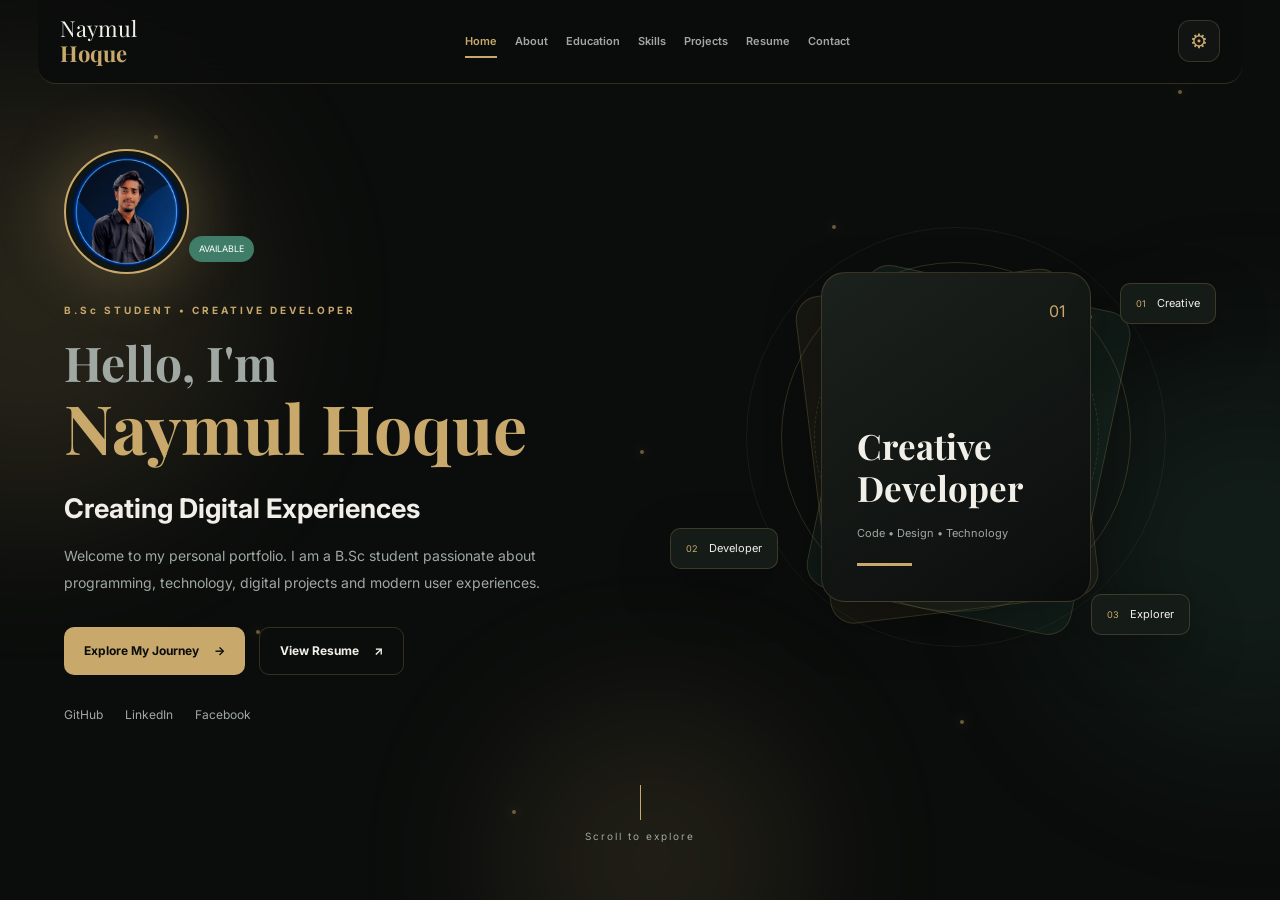
<file: index.html>
<!DOCTYPE html>
<html lang="en">
<head>
    <meta charset="UTF-8">
    <meta name="viewport" content="width=device-width, initial-scale=1.0">

    <title>Naymul Hoque | Portfolio</title>

    <link rel="preconnect" href="https://fonts.googleapis.com">
    <link rel="preconnect" href="https://fonts.gstatic.com" crossorigin>

    <link href="https://fonts.googleapis.com/css2?family=Inter:wght@400;500;600;700;800&family=Playfair+Display:wght@600;700&display=swap" rel="stylesheet">

    <link rel="stylesheet" href="style.css">
</head>

<body>

<!-- BACKGROUND -->

<div class="background">
    <div class="ambient-orb orb-one"></div>
    <div class="ambient-orb orb-two"></div>
    <div class="ambient-orb orb-three"></div>

    <div class="particle particle-1"></div>
    <div class="particle particle-2"></div>
    <div class="particle particle-3"></div>
    <div class="particle particle-4"></div>
    <div class="particle particle-5"></div>
    <div class="particle particle-6"></div>
    <div class="particle particle-7"></div>
    <div class="particle particle-8"></div>
</div>


<!-- NAVBAR -->

<header class="navbar">

    <a href="index.html" class="brand">
        <span>Naymul</span>
        <strong>Hoque</strong>
    </a>

    <nav class="navigation">
        <a href="index.html" class="active">Home</a>
        <a href="about.html">About</a>
        <a href="education.html">Education</a>
        <a href="skills.html">Skills</a>
        <a href="projects.html">Projects</a>
        <a href="resume.html">Resume</a>
        <a href="contact.html">Contact</a>
    </nav>

    <div class="nav-right">
        <button
            id="settingsBtn"
            class="settings-button"
            type="button"
            aria-label="Open Settings">
            ⚙
        </button>
    </div>

</header>


<!-- HOME PAGE -->

<main>

<section class="hero">

    <div class="hero-text">

        <!-- PROFILE PHOTO -->

        <div class="hero-profile">

            <div class="profile-aura"></div>

            <div class="profile-photo">
                <div class="photo-ring ring-one"></div>
                <div class="photo-ring ring-two"></div>

                <img src="Photo/profile.jpg" alt="Naymul Hoque">
            </div>

            <span class="profile-status">AVAILABLE</span>

        </div>

        <div class="eyebrow reveal-text">
            B.Sc STUDENT • CREATIVE DEVELOPER
        </div>

        <h1 class="hero-title">
            <span class="hello-line">Hello, I'm</span>
            <span class="name-line">Naymul Hoque</span>
        </h1>

        <h2 class="hero-subtitle">
            Creating Digital Experiences
        </h2>

        <p class="hero-description">
            Welcome to my personal portfolio.
            I am a B.Sc student passionate about
            programming, technology, digital projects
            and modern user experiences.
        </p>

        <div class="hero-buttons">

            <a href="about.html" class="gold-button magnetic">
                <span>Explore My Journey</span>
                <b>→</b>
            </a>

            <a href="resume.html" class="outline-button magnetic">
                <span>View Resume</span>
                <b>↗</b>
            </a>

        </div>

        <div class="socials">
            <a href="#" class="social-link">GitHub</a>
            <a href="#" class="social-link">LinkedIn</a>
            <a href="#" class="social-link">Facebook</a>
        </div>

    </div>


    <!-- 3D AREA -->

    <div class="profile-area">

        <div class="orbit orbit-one"></div>
        <div class="orbit orbit-two"></div>
        <div class="orbit orbit-three"></div>

        <div class="depth-card">

            <div class="depth-layer layer-back"></div>
            <div class="depth-layer layer-middle"></div>

            <div class="depth-main">

                <span class="card-number">01</span>

                <h3>
                    Creative
                    <br>
                    Developer
                </h3>

                <p>Code • Design • Technology</p>

                <div class="card-line"></div>

            </div>

        </div>

        <div class="floating-info info-one">
            <small>01</small>
            <span>Creative</span>
        </div>

        <div class="floating-info info-two">
            <small>02</small>
            <span>Developer</span>
        </div>

        <div class="floating-info info-three">
            <small>03</small>
            <span>Explorer</span>
        </div>

    </div>

</section>


<div class="scroll-indicator">
    <span></span>
    <p>Scroll to explore</p>
</div>

</main>


<!-- SETTINGS OVERLAY -->

<div id="settingsOverlay" class="settings-overlay">

    <div class="settings-modal">

        <div class="settings-header">

            <div>
                <small>PERSONALIZE</small>
                <h2>Settings</h2>
            </div>

            <button id="closeSettings" type="button">×</button>

        </div>


        <!-- ACCENT THEME -->

        <div class="setting-section">

            <h3>Accent Theme</h3>
            <p>Choose your preferred colour</p>

            <div class="theme-colours">

                <button class="theme-color active"
                        data-color="#C8A96B"
                        title="Champagne Gold"></button>

                <button class="theme-color"
                        data-color="#3F7D68"
                        title="Deep Emerald"></button>

                <button class="theme-color"
                        data-color="#A86A52"
                        title="Burnished Copper"></button>

                <button class="theme-color"
                        data-color="#B8A98D"
                        title="Warm Sand"></button>

                <button class="theme-color"
                        data-color="#8FA39A"
                        title="Soft Sage"></button>

            </div>

        </div>


        <!-- APPEARANCE -->

        <div class="setting-section">

            <h3>Appearance</h3>

            <div class="mode-buttons">

                <button class="mode-button active"
                        data-mode="dark">
                    Dark
                </button>

                <button class="mode-button"
                        data-mode="light">
                    White
                </button>

            </div>

        </div>


        <!-- ANIMATION -->

        <div class="setting-row">

            <div>
                <h3>Animations</h3>
                <p>Enable cinematic motion</p>
            </div>

            <label class="switch">
                <input type="checkbox"
                       id="animationSetting"
                       checked>
                <span></span>
            </label>

        </div>


        <!-- GLOW -->

        <div class="setting-row">

            <div>
                <h3>Ambient Glow</h3>
                <p>Enable subtle lighting</p>
            </div>

            <label class="switch">
                <input type="checkbox"
                       id="glowSetting"
                       checked>
                <span></span>
            </label>

        </div>


        <button id="resetSettings"
                class="reset-button"
                type="button">
            Reset Settings
        </button>

    </div>

</div>


<!-- JAVASCRIPT -->

<script src="script.js"></script>

</body>
</html>
</file>
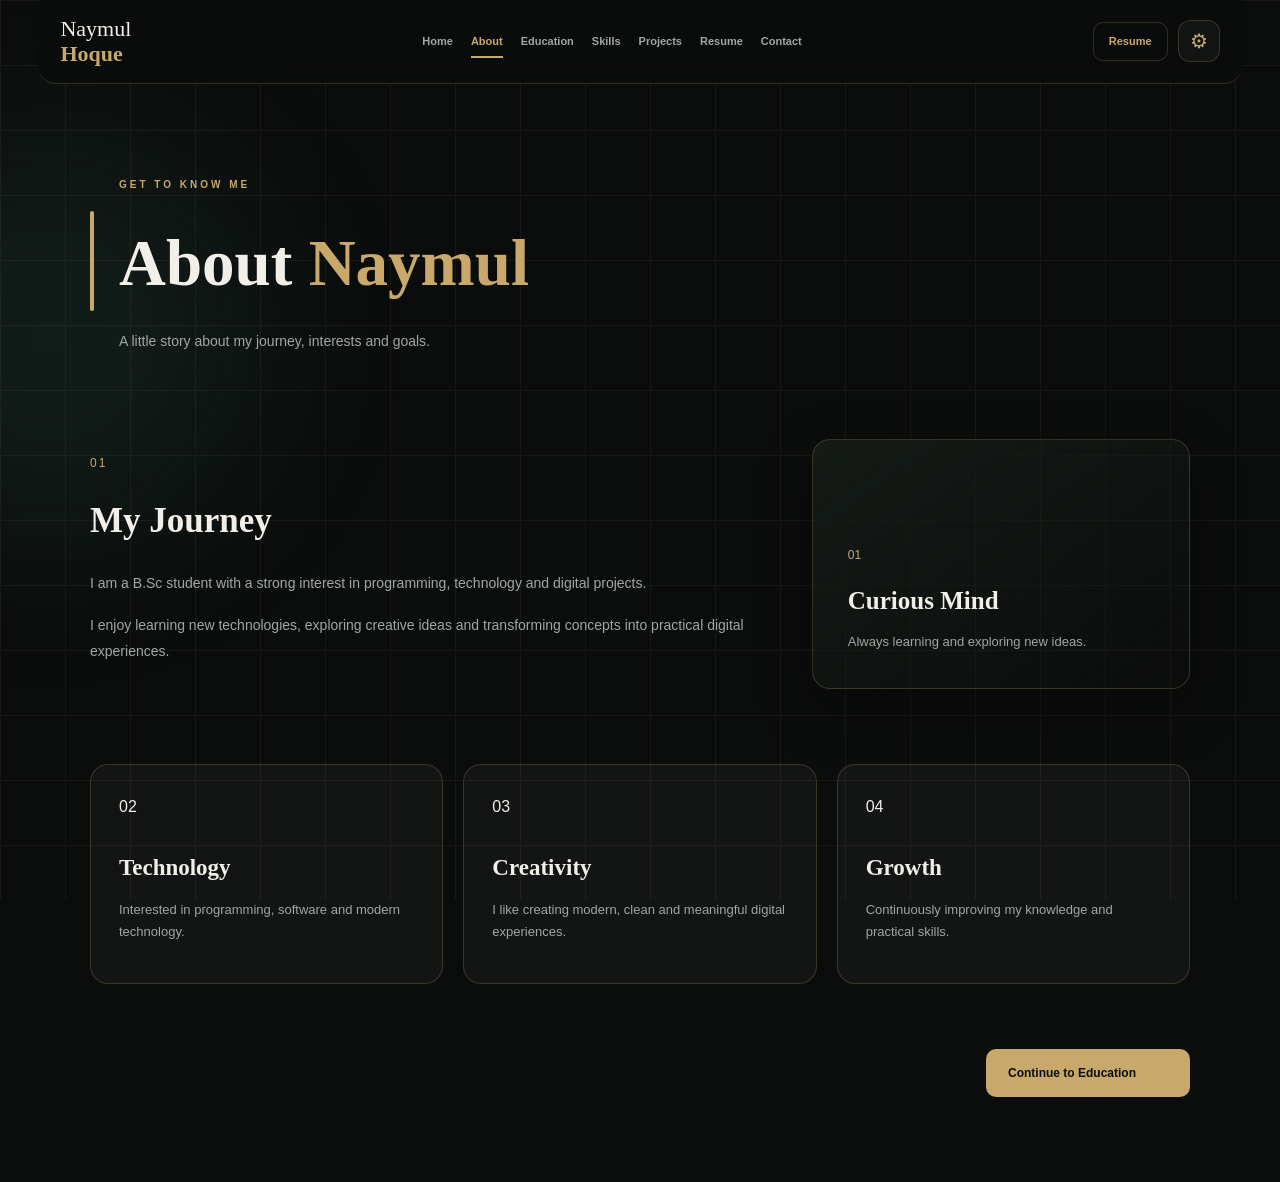
<file: about.html>
<!DOCTYPE html>
<html lang="en">
<head>
    <meta charset="UTF-8">
    <meta name="viewport" content="width=device-width, initial-scale=1.0">

    <title>About | Naymul Hoque</title>

    <link rel="stylesheet" href="style.css">
</head>

<body class="about-page">

    <!-- BACKGROUND -->
    <div class="about-background">
        <div class="about-light"></div>
        <div class="about-grid"></div>
    </div>


    <!-- NAVBAR -->
    <header class="navbar">

        <!-- HOME BUTTON -->
        <a href="index.html" class="brand">
            <span>Naymul</span>
            <strong>Hoque</strong>
        </a>

        <nav class="navigation">

            <a href="index.html">
                Home
            </a>

            <a href="about.html" class="active">
                About
            </a>

            <a href="education.html">
                Education
            </a>

            <a href="skills.html">
                Skills
            </a>

            <a href="projects.html">
                Projects
            </a>

            <a href="resume.html">
                Resume
            </a>

            <a href="contact.html">
                Contact
            </a>

        </nav>


        <div class="nav-right">

            <a href="resume.html"
               class="resume-button">
                Resume
            </a>

            <button
                id="settingsBtn"
                class="settings-button"
                type="button">
                ⚙
            </button>

        </div>

    </header>



    <!-- ABOUT -->
    <main class="about-main">

        <!-- TITLE -->
        <section class="about-heading">

            <div class="about-accent"></div>

            <div>

                <span class="about-label">
                    GET TO KNOW ME
                </span>

                <h1>
                    About <span>Naymul</span>
                </h1>

                <p>
                    A little story about my journey,
                    interests and goals.
                </p>

            </div>

        </section>



        <!-- STORY -->
        <section class="about-story">

            <div class="story-text">

                <span class="story-number">
                    01
                </span>

                <h2>
                    My Journey
                </h2>

                <p>
                    I am a B.Sc student with a strong
                    interest in programming, technology
                    and digital projects.
                </p>

                <p>
                    I enjoy learning new technologies,
                    exploring creative ideas and
                    transforming concepts into practical
                    digital experiences.
                </p>

            </div>


            <div class="story-card">

                <span>
                    01
                </span>

                <h3>
                    Curious Mind
                </h3>

                <p>
                    Always learning and exploring
                    new ideas.
                </p>

            </div>

        </section>



        <!-- INTERESTS -->
        <section class="about-cards">

            <article class="about-card">

                <span class="card-number">
                    02
                </span>

                <h3>
                    Technology
                </h3>

                <p>
                    Interested in programming,
                    software and modern technology.
                </p>

            </article>


            <article class="about-card">

                <span class="card-number">
                    03
                </span>

                <h3>
                    Creativity
                </h3>

                <p>
                    I like creating modern,
                    clean and meaningful digital
                    experiences.
                </p>

            </article>


            <article class="about-card">

                <span class="card-number">
                    04
                </span>

                <h3>
                    Growth
                </h3>

                <p>
                    Continuously improving my
                    knowledge and practical skills.
                </p>

            </article>

        </section>



        <!-- GO TO EDUCATION -->
        <div class="about-next">

            <a href="education.html">
                Continue to Education
                <span>→</span>
            </a>

        </div>

    </main>



    <!-- SETTINGS -->
    <div
        id="settingsOverlay"
        class="settings-overlay">

        <div class="settings-modal">

            <div class="settings-top">

                <div>

                    <small>
                        PERSONALIZE
                    </small>

                    <h2>
                        Settings
                    </h2>

                </div>

                <button
                    id="closeSettings"
                    type="button">
                    ×
                </button>

            </div>


            <!-- THEME -->
            <div class="setting-section">

                <h3>
                    Theme Colour
                </h3>

                <p>
                    Choose your preferred accent
                </p>

                <div class="theme-colours">

                    <button
                        class="theme-color active"
                        data-color="#C8A96B">
                    </button>

                    <button
                        class="theme-color"
                        data-color="#3F7D68">
                    </button>

                    <button
                        class="theme-color"
                        data-color="#A86A52">
                    </button>

                    <button
                        class="theme-color"
                        data-color="#B8A98D">
                    </button>

                    <button
                        class="theme-color"
                        data-color="#8FA39A">
                    </button>

                </div>

            </div>


            <!-- APPEARANCE -->
            <div class="setting-section">

                <h3>
                    Appearance
                </h3>

                <div class="mode-buttons">

                    <button
                        class="mode-button active"
                        data-mode="dark">
                        Dark
                    </button>

                    <button
                        class="mode-button"
                        data-mode="light">
                        White
                    </button>

                </div>

            </div>


            <!-- ANIMATION -->
            <div class="setting-row">

                <div>

                    <h3>
                        Animations
                    </h3>

                    <p>
                        Enable cinematic motion
                    </p>

                </div>

                <label class="switch">

                    <input
                        type="checkbox"
                        id="animationSetting"
                        checked>

                    <span></span>

                </label>

            </div>


            <!-- GLOW -->
            <div class="setting-row">

                <div>

                    <h3>
                        Ambient Glow
                    </h3>

                    <p>
                        Enable subtle lighting
                    </p>

                </div>

                <label class="switch">

                    <input
                        type="checkbox"
                        id="glowSetting"
                        checked>

                    <span></span>

                </label>

            </div>


            <button
                id="resetSettings"
                class="reset"
                type="button">

                Reset Settings

            </button>

        </div>

    </div>


    <script src="script.js"></script>

</body>
</html>
</file>
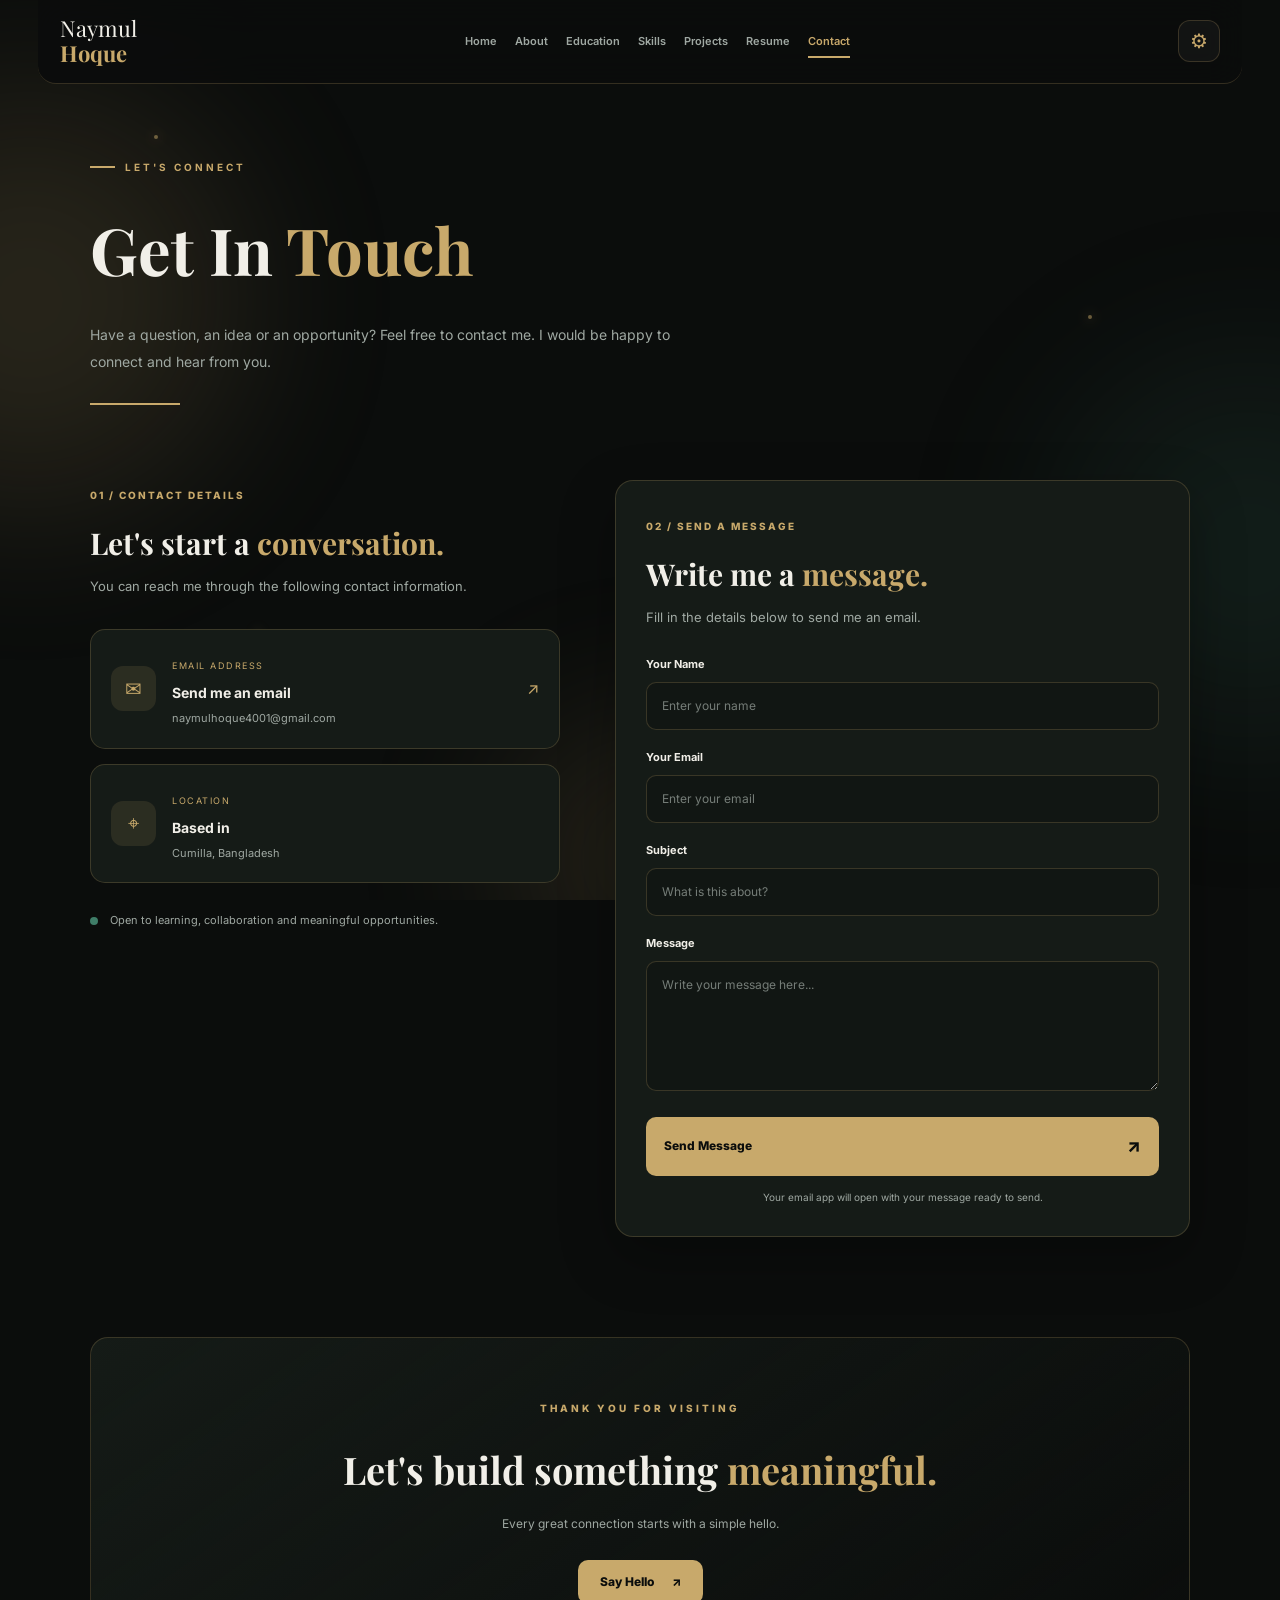
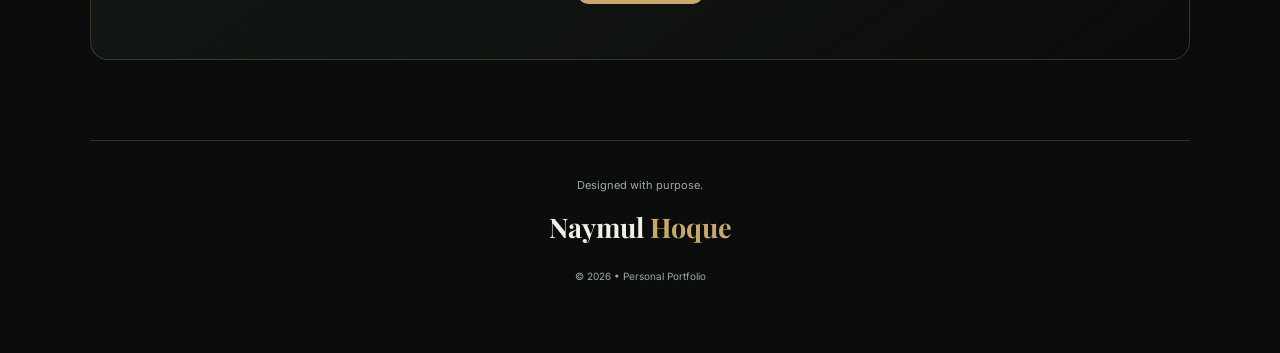
<file: contract.html>
<!DOCTYPE html>
<html lang="en">
<head>
    <meta charset="UTF-8">
    <meta name="viewport" content="width=device-width, initial-scale=1.0">

    <title>Contact | Naymul Hoque</title>

    <link rel="preconnect" href="https://fonts.googleapis.com">
    <link rel="preconnect" href="https://fonts.gstatic.com" crossorigin>

    <link href="https://fonts.googleapis.com/css2?family=Inter:wght@400;500;600;700;800&family=Playfair+Display:wght@600;700&display=swap" rel="stylesheet">

    <link rel="stylesheet" href="style.css">
</head>

<body>

<!-- BACKGROUND -->

<div class="background">
    <div class="ambient-orb orb-one"></div>
    <div class="ambient-orb orb-two"></div>
    <div class="ambient-orb orb-three"></div>
    <div class="particle particle-1"></div>
    <div class="particle particle-2"></div>
    <div class="particle particle-3"></div>
    <div class="particle particle-4"></div>
</div>

<!-- NAVBAR -->

<header class="navbar">

    <a href="index.html" class="brand">
        <span>Naymul</span>
        <strong>Hoque</strong>
    </a>

    <nav class="navigation">
        <a href="index.html">Home</a>
        <a href="about.html">About</a>
        <a href="education.html">Education</a>
        <a href="skills.html">Skills</a>
        <a href="projects.html">Projects</a>
        <a href="resume.html">Resume</a>
        <a href="contact.html" class="active">Contact</a>
    </nav>

    <div class="nav-right">
        <button id="settingsBtn"
                class="settings-button"
                type="button"
                aria-label="Open Settings">⚙</button>
    </div>

</header>

<!-- CONTACT PAGE -->

<main class="contact-page">

    <!-- HERO -->

    <section class="contact-hero">

        <div class="contact-eyebrow">
            <span></span>
            LET'S CONNECT
        </div>

        <h1>
            Get In <span>Touch</span>
        </h1>

        <p>
            Have a question, an idea or an opportunity?
            Feel free to contact me. I would be happy
            to connect and hear from you.
        </p>

        <div class="contact-hero-line"></div>

    </section>

    <!-- CONTACT CONTENT -->

    <section class="contact-main">

        <!-- LEFT SIDE -->

        <div class="contact-info reveal">

            <div class="contact-heading">
                <span>01 / CONTACT DETAILS</span>
                <h2>Let's start a <span>conversation.</span></h2>
                <p>
                    You can reach me through the following
                    contact information.
                </p>
            </div>

            <div class="contact-info-list">

                <a href="mailto:naymulhoque4001@gmail.com"
                   class="contact-info-card">

                    <div class="contact-icon">✉</div>

                    <div>
                        <small>EMAIL ADDRESS</small>
                        <h3>Send me an email</h3>
                        <p>naymulhoque4001@gmail.com</p>
                    </div>

                    <span class="contact-arrow">↗</span>

                </a>

                <div class="contact-info-card">

                    <div class="contact-icon">⌖</div>

                    <div>
                        <small>LOCATION</small>
                        <h3>Based in</h3>
                        <p>Cumilla, Bangladesh</p>
                    </div>

                </div>

            </div>

            <div class="contact-note">
                <span></span>
                <p>
                    Open to learning, collaboration
                    and meaningful opportunities.
                </p>
            </div>

        </div>

        <!-- RIGHT SIDE / FORM -->

        <div class="contact-form-area reveal">

            <div class="contact-form-heading">
                <span>02 / SEND A MESSAGE</span>
                <h2>Write me a <span>message.</span></h2>
                <p>
                    Fill in the details below to send
                    me an email.
                </p>
            </div>

            <form id="contactForm"
                  class="contact-form">

                <div class="form-group">
                    <label for="contactName">Your Name</label>
                    <input
                        type="text"
                        id="contactName"
                        name="name"
                        placeholder="Enter your name"
                        required>
                </div>

                <div class="form-group">
                    <label for="contactEmail">Your Email</label>
                    <input
                        type="email"
                        id="contactEmail"
                        name="email"
                        placeholder="Enter your email"
                        required>
                </div>

                <div class="form-group">
                    <label for="contactSubject">Subject</label>
                    <input
                        type="text"
                        id="contactSubject"
                        name="subject"
                        placeholder="What is this about?"
                        required>
                </div>

                <div class="form-group">
                    <label for="contactMessage">Message</label>
                    <textarea
                        id="contactMessage"
                        name="message"
                        rows="5"
                        placeholder="Write your message here..."
                        required></textarea>
                </div>

                <button type="submit"
                        class="contact-submit">

                    Send Message
                    <span>↗</span>

                </button>

                <p class="contact-form-note">
                    Your email app will open with your message ready to send.
                </p>

            </form>

        </div>

    </section>

    <!-- BOTTOM MESSAGE -->

    <section class="contact-bottom reveal">

        <span>THANK YOU FOR VISITING</span>

        <h2>
            Let's build something <span>meaningful.</span>
        </h2>

        <p>
            Every great connection starts with a simple hello.
        </p>

        <a href="mailto:naymulhoque4001@gmail.com">
            Say Hello <span>↗</span>
        </a>

    </section>

    <!-- FOOTER -->

    <footer class="contact-footer">
        <p>Designed with purpose.</p>
        <h3>Naymul <span>Hoque</span></h3>
        <small>© 2026 • Personal Portfolio</small>
    </footer>

</main>

<!-- SETTINGS OVERLAY -->

<div id="settingsOverlay" class="settings-overlay">

    <div class="settings-modal">

        <div class="settings-header">

            <div>
                <small>PERSONALIZE</small>
                <h2>Settings</h2>
            </div>

            <button id="closeSettings"
                    type="button">×</button>

        </div>

        <div class="setting-section">

            <h3>Accent Theme</h3>

            <div class="theme-colours">

                <button class="theme-color active"
                        data-color="#C8A96B"
                        title="Champagne Gold"></button>

                <button class="theme-color"
                        data-color="#3F7D68"
                        title="Deep Emerald"></button>

                <button class="theme-color"
                        data-color="#A86A52"
                        title="Burnished Copper"></button>

                <button class="theme-color"
                        data-color="#B8A98D"
                        title="Warm Sand"></button>

                <button class="theme-color"
                        data-color="#8FA39A"
                        title="Soft Sage"></button>

            </div>

        </div>

        <div class="setting-section">

            <h3>Appearance</h3>

            <div class="mode-buttons">

                <button class="mode-button active"
                        data-mode="dark">Dark</button>

                <button class="mode-button"
                        data-mode="light">White</button>

            </div>

        </div>

        <div class="setting-row">

            <div>
                <h3>Animations</h3>
                <p>Enable cinematic motion</p>
            </div>

            <label class="switch">
                <input type="checkbox"
                       id="animationSetting"
                       checked>
                <span></span>
            </label>

        </div>

        <div class="setting-row">

            <div>
                <h3>Ambient Glow</h3>
                <p>Enable subtle lighting</p>
            </div>

            <label class="switch">
                <input type="checkbox"
                       id="glowSetting"
                       checked>
                <span></span>
            </label>

        </div>

        <button id="resetSettings"
                class="reset-button"
                type="button">
            Reset Settings
        </button>

    </div>

</div>

<script src="script.js"></script>

</body>
</html>
</file>
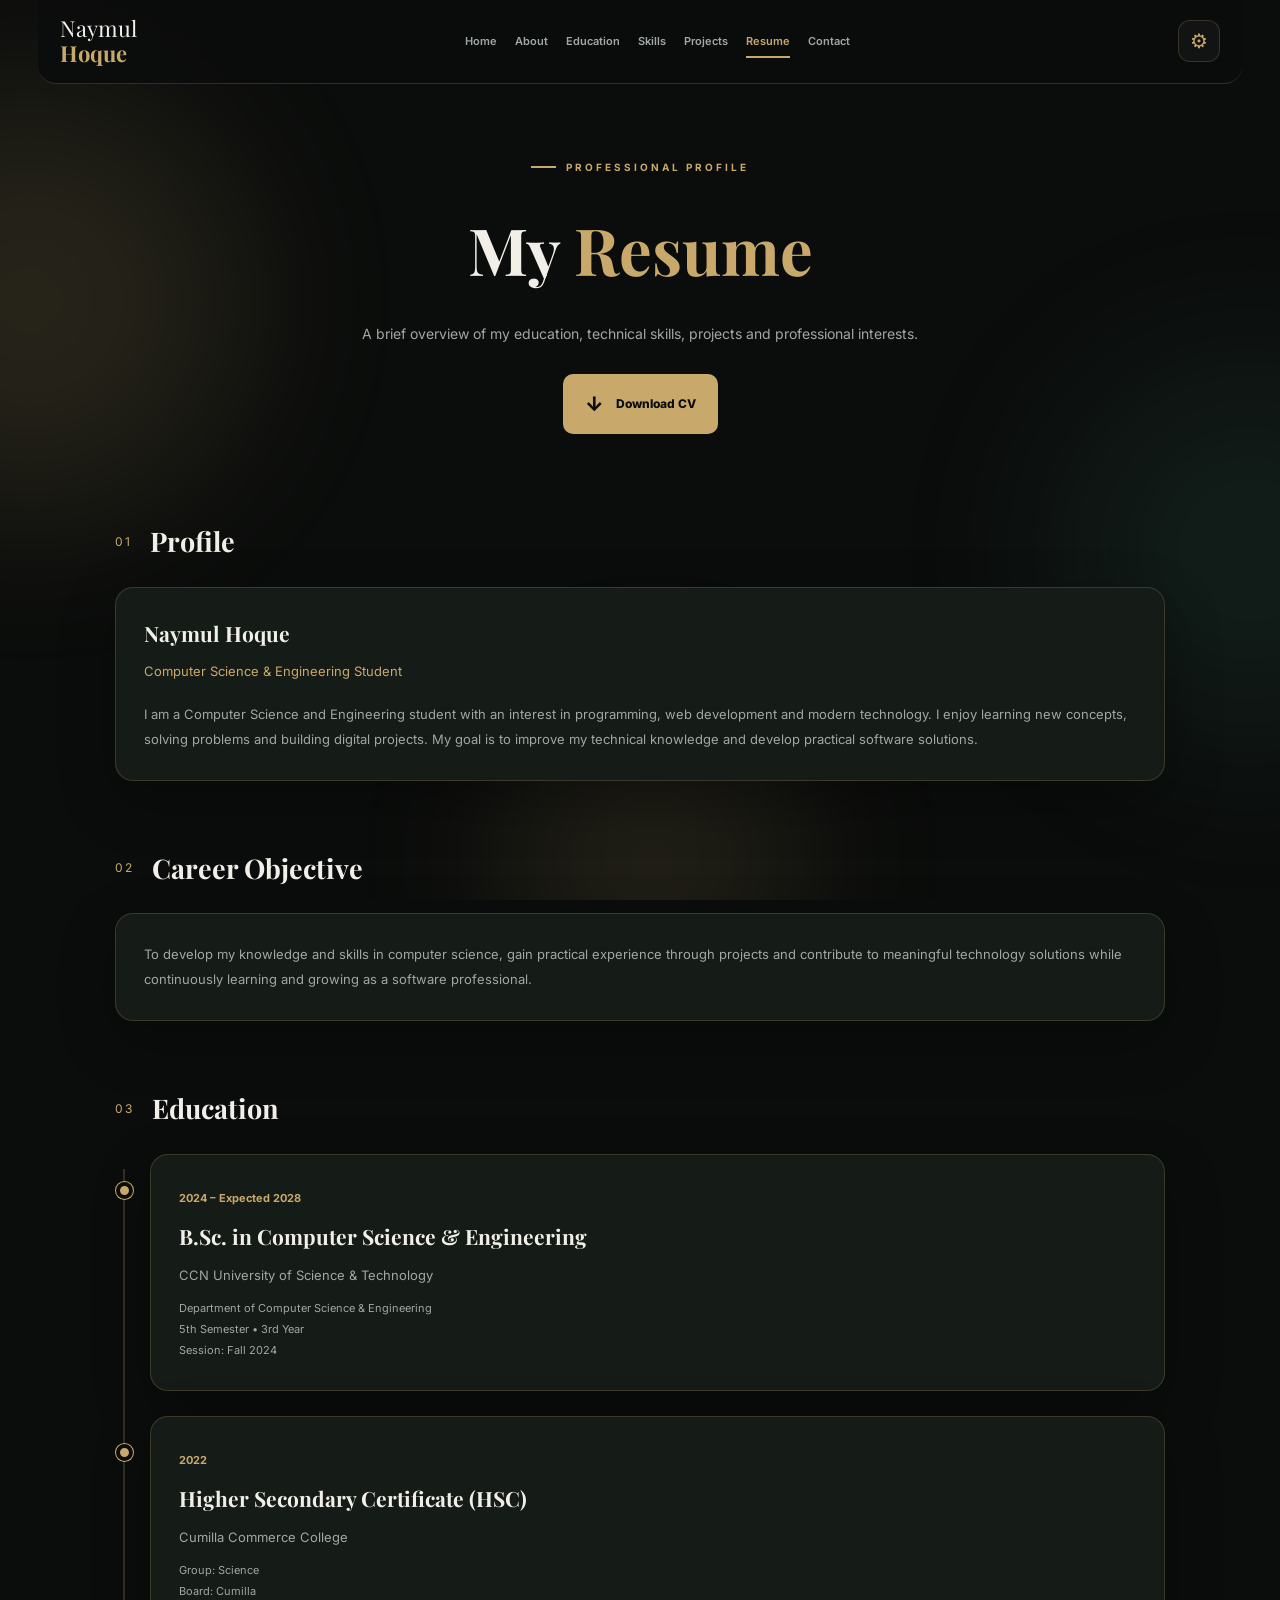
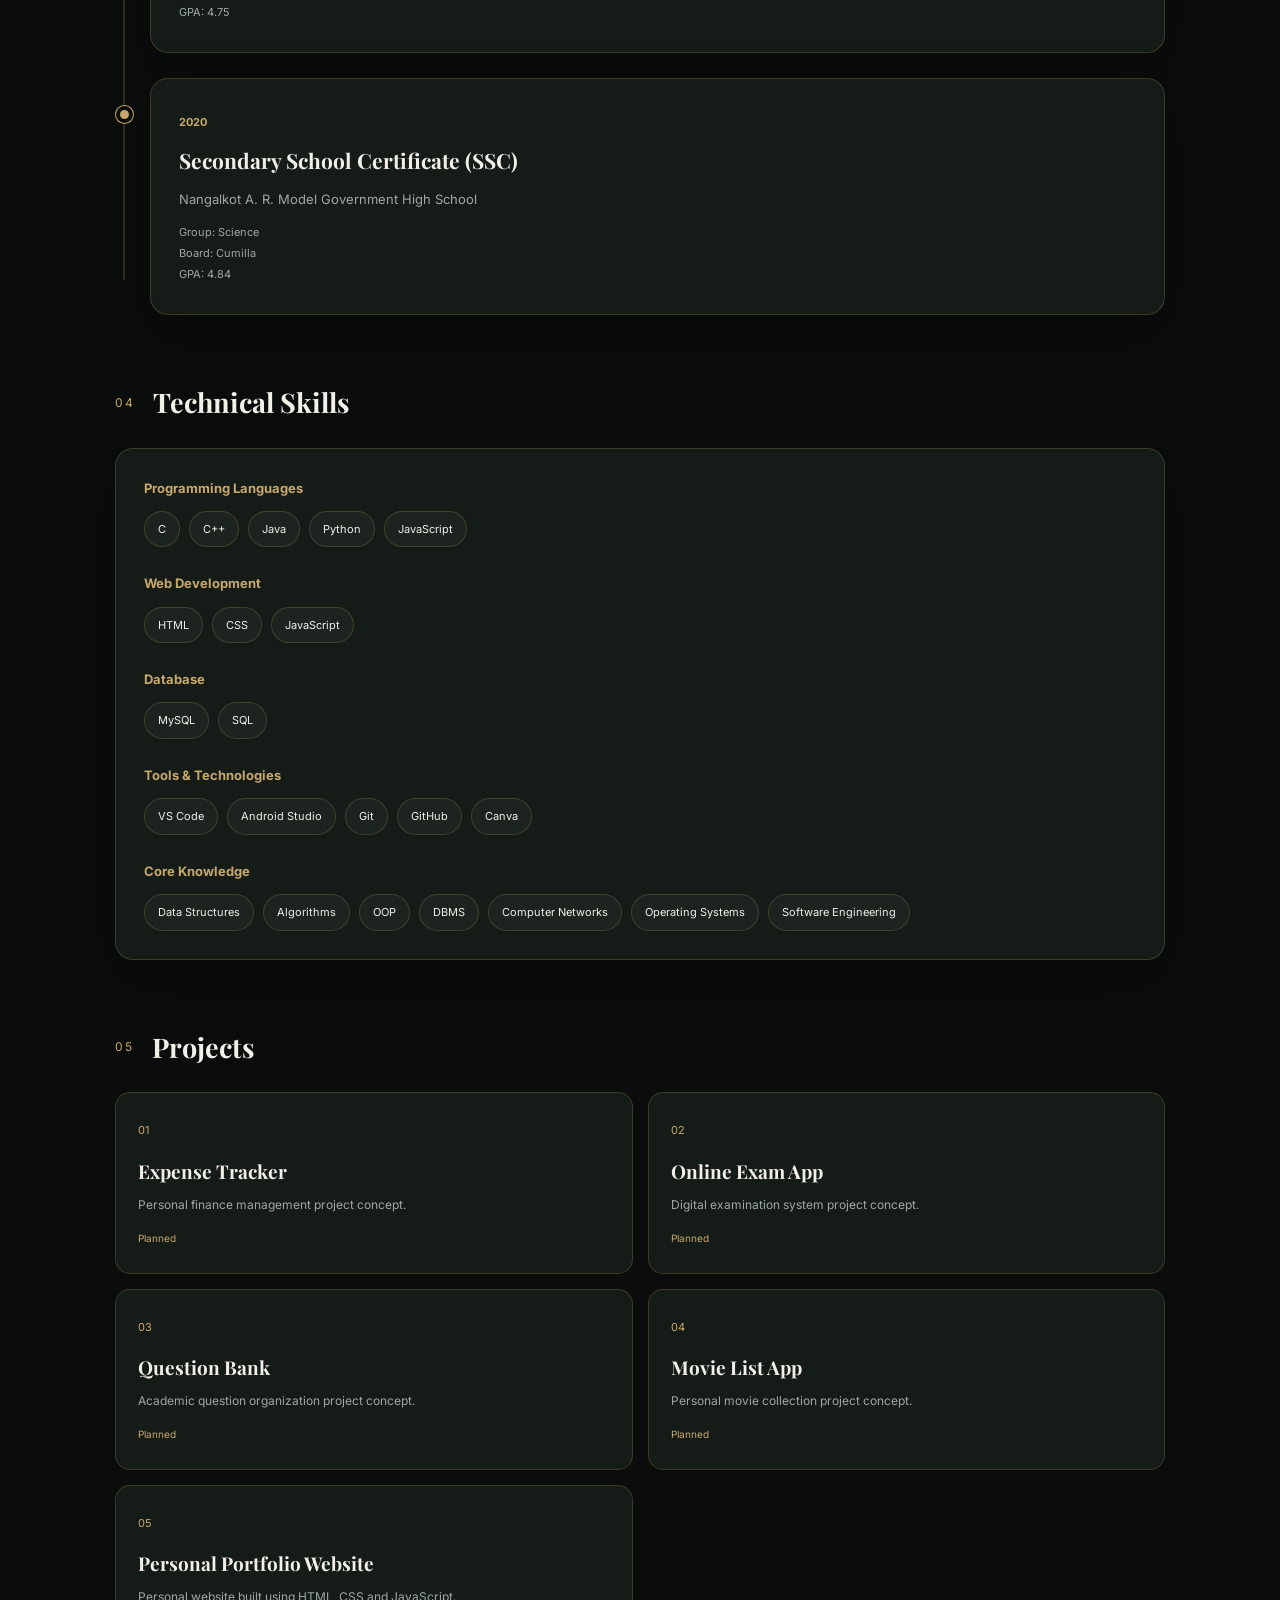
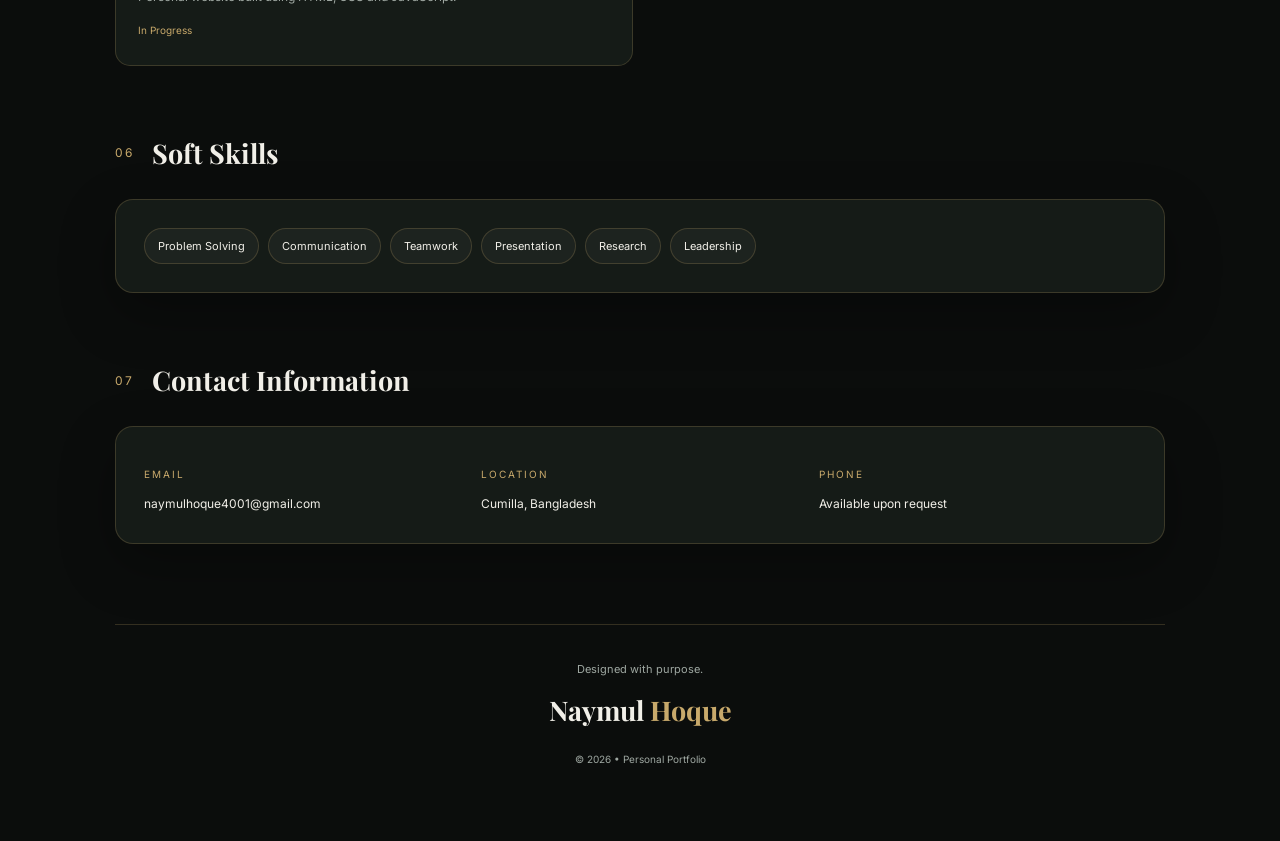
<file: resume.html>
<!DOCTYPE html>
<html lang="en">
<head>
    <meta charset="UTF-8">
    <meta name="viewport" content="width=device-width, initial-scale=1.0">

    <title>Resume | Naymul Hoque</title>

    <link rel="preconnect" href="https://fonts.googleapis.com">
    <link rel="preconnect" href="https://fonts.gstatic.com" crossorigin>

    <link href="https://fonts.googleapis.com/css2?family=Inter:wght@400;500;600;700;800&family=Playfair+Display:wght@600;700&display=swap" rel="stylesheet">

    <link rel="stylesheet" href="style.css">
</head>

<body>

<div class="background">
    <div class="ambient-orb orb-one"></div>
    <div class="ambient-orb orb-two"></div>
    <div class="ambient-orb orb-three"></div>
</div>

<header class="navbar">

    <a href="index.html" class="brand">
        <span>Naymul</span>
        <strong>Hoque</strong>
    </a>

    <nav class="navigation">
        <a href="index.html">Home</a>
        <a href="about.html">About</a>
        <a href="education.html">Education</a>
        <a href="skills.html">Skills</a>
        <a href="projects.html">Projects</a>
        <a href="resume.html" class="active">Resume</a>
        <a href="contact.html">Contact</a>
    </nav>

    <div class="nav-right">
        <button id="settingsBtn" class="settings-button" type="button">⚙</button>
    </div>

</header>

<main class="resume-page">

    <section class="resume-hero">

        <div class="resume-eyebrow">
            <span></span>
            PROFESSIONAL PROFILE
        </div>

        <h1>My <span>Resume</span></h1>

        <p>
            A brief overview of my education, technical skills,
            projects and professional interests.
        </p>

        <!-- CV DOWNLOAD -->
        <a href="Naymul_Hoque_CV.pdf"
           class="resume-download"
           download="Naymul_Hoque_CV.pdf"
           target="_blank">

            <span>↓</span> Download CV

        </a>

    </section>

    <!-- PROFILE -->

    <section class="resume-section reveal">

        <div class="resume-section-heading">
            <span>01</span>
            <h2>Profile</h2>
        </div>

        <div class="resume-panel">

            <h3>Naymul Hoque</h3>

            <p class="resume-role">
                Computer Science & Engineering Student
            </p>

            <p>
                I am a Computer Science and Engineering student
                with an interest in programming, web development
                and modern technology. I enjoy learning new
                concepts, solving problems and building digital
                projects. My goal is to improve my technical
                knowledge and develop practical software solutions.
            </p>

        </div>

    </section>

    <!-- CAREER OBJECTIVE -->

    <section class="resume-section reveal">

        <div class="resume-section-heading">
            <span>02</span>
            <h2>Career Objective</h2>
        </div>

        <div class="resume-panel">

            <p>
                To develop my knowledge and skills in computer
                science, gain practical experience through
                projects and contribute to meaningful technology
                solutions while continuously learning and growing
                as a software professional.
            </p>

        </div>

    </section>

    <!-- EDUCATION -->

    <section class="resume-section reveal">

        <div class="resume-section-heading">
            <span>03</span>
            <h2>Education</h2>
        </div>

        <div class="resume-timeline">

            <article class="resume-timeline-item">
                <span class="timeline-dot"></span>

                <div class="resume-panel">

                    <span class="resume-year">2024 – Expected 2028</span>

                    <h3>B.Sc. in Computer Science & Engineering</h3>

                    <p>CCN University of Science & Technology</p>

                    <small>
                        Department of Computer Science & Engineering
                        <br>
                        5th Semester • 3rd Year
                        <br>
                        Session: Fall 2024
                    </small>

                </div>
            </article>

            <article class="resume-timeline-item">
                <span class="timeline-dot"></span>

                <div class="resume-panel">

                    <span class="resume-year">2022</span>

                    <h3>Higher Secondary Certificate (HSC)</h3>

                    <p>Cumilla Commerce College</p>

                    <small>
                        Group: Science
                        <br>
                        Board: Cumilla
                        <br>
                        GPA: 4.75
                    </small>

                </div>
            </article>

            <article class="resume-timeline-item">
                <span class="timeline-dot"></span>

                <div class="resume-panel">

                    <span class="resume-year">2020</span>

                    <h3>Secondary School Certificate (SSC)</h3>

                    <p>Nangalkot A. R. Model Government High School</p>

                    <small>
                        Group: Science
                        <br>
                        Board: Cumilla
                        <br>
                        GPA: 4.84
                    </small>

                </div>
            </article>

        </div>

    </section>

    <!-- TECHNICAL SKILLS -->

    <section class="resume-section reveal">

        <div class="resume-section-heading">
            <span>04</span>
            <h2>Technical Skills</h2>
        </div>

        <div class="resume-panel">

            <div class="resume-skill-group">
                <h3>Programming Languages</h3>
                <div class="resume-tags">
                    <span>C</span>
                    <span>C++</span>
                    <span>Java</span>
                    <span>Python</span>
                    <span>JavaScript</span>
                </div>
            </div>

            <div class="resume-skill-group">
                <h3>Web Development</h3>
                <div class="resume-tags">
                    <span>HTML</span>
                    <span>CSS</span>
                    <span>JavaScript</span>
                </div>
            </div>

            <div class="resume-skill-group">
                <h3>Database</h3>
                <div class="resume-tags">
                    <span>MySQL</span>
                    <span>SQL</span>
                </div>
            </div>

            <div class="resume-skill-group">
                <h3>Tools & Technologies</h3>
                <div class="resume-tags">
                    <span>VS Code</span>
                    <span>Android Studio</span>
                    <span>Git</span>
                    <span>GitHub</span>
                    <span>Canva</span>
                </div>
            </div>

            <div class="resume-skill-group">
                <h3>Core Knowledge</h3>
                <div class="resume-tags">
                    <span>Data Structures</span>
                    <span>Algorithms</span>
                    <span>OOP</span>
                    <span>DBMS</span>
                    <span>Computer Networks</span>
                    <span>Operating Systems</span>
                    <span>Software Engineering</span>
                </div>
            </div>

        </div>

    </section>

    <!-- PROJECTS -->

    <section class="resume-section reveal">

        <div class="resume-section-heading">
            <span>05</span>
            <h2>Projects</h2>
        </div>

        <div class="resume-project-grid">

            <div class="resume-project-card">
                <span>01</span>
                <h3>Expense Tracker</h3>
                <p>Personal finance management project concept.</p>
                <small>Planned</small>
            </div>

            <div class="resume-project-card">
                <span>02</span>
                <h3>Online Exam App</h3>
                <p>Digital examination system project concept.</p>
                <small>Planned</small>
            </div>

            <div class="resume-project-card">
                <span>03</span>
                <h3>Question Bank</h3>
                <p>Academic question organization project concept.</p>
                <small>Planned</small>
            </div>

            <div class="resume-project-card">
                <span>04</span>
                <h3>Movie List App</h3>
                <p>Personal movie collection project concept.</p>
                <small>Planned</small>
            </div>

            <div class="resume-project-card">
                <span>05</span>
                <h3>Personal Portfolio Website</h3>
                <p>Personal website built using HTML, CSS and JavaScript.</p>
                <small>In Progress</small>
            </div>

        </div>

    </section>

    <!-- SOFT SKILLS -->

    <section class="resume-section reveal">

        <div class="resume-section-heading">
            <span>06</span>
            <h2>Soft Skills</h2>
        </div>

        <div class="resume-panel">

            <div class="resume-tags">
                <span>Problem Solving</span>
                <span>Communication</span>
                <span>Teamwork</span>
                <span>Presentation</span>
                <span>Research</span>
                <span>Leadership</span>
            </div>

        </div>

    </section>

    <!-- CONTACT INFORMATION -->

    <section class="resume-section reveal">

        <div class="resume-section-heading">
            <span>07</span>
            <h2>Contact Information</h2>
        </div>

        <div class="resume-panel resume-contact-grid">

            <div>
                <small>EMAIL</small>
                <p>
                    <a href="mailto:naymulhoque4001@gmail.com">
                        naymulhoque4001@gmail.com
                    </a>
                </p>
            </div>

            <div>
                <small>LOCATION</small>
                <p>Cumilla, Bangladesh</p>
            </div>

            <div>
                <small>PHONE</small>
                <p>Available upon request</p>
            </div>

        </div>

    </section>

    <!-- FOOTER -->

    <footer class="resume-footer">
        <p>Designed with purpose.</p>
        <h3>Naymul <span>Hoque</span></h3>
        <small>© 2026 • Personal Portfolio</small>
    </footer>

</main>

<!-- SETTINGS OVERLAY -->

<div id="settingsOverlay" class="settings-overlay">

    <div class="settings-modal">

        <div class="settings-header">

            <div>
                <small>PERSONALIZE</small>
                <h2>Settings</h2>
            </div>

            <button id="closeSettings" type="button">×</button>

        </div>

        <div class="setting-section">

            <h3>Accent Theme</h3>

            <div class="theme-colours">

                <button class="theme-color active" data-color="#C8A96B"></button>
                <button class="theme-color" data-color="#3F7D68"></button>
                <button class="theme-color" data-color="#A86A52"></button>
                <button class="theme-color" data-color="#B8A98D"></button>
                <button class="theme-color" data-color="#8FA39A"></button>

            </div>

        </div>

        <div class="setting-section">

            <h3>Appearance</h3>

            <div class="mode-buttons">
                <button class="mode-button active" data-mode="dark">Dark</button>
                <button class="mode-button" data-mode="light">White</button>
            </div>

        </div>

        <div class="setting-row">

            <div>
                <h3>Animations</h3>
                <p>Enable motion effects</p>
            </div>

            <label class="switch">
                <input type="checkbox" id="animationSetting" checked>
                <span></span>
            </label>

        </div>

        <div class="setting-row">

            <div>
                <h3>Ambient Glow</h3>
                <p>Enable subtle lighting</p>
            </div>

            <label class="switch">
                <input type="checkbox" id="glowSetting" checked>
                <span></span>
            </label>

        </div>

        <button id="resetSettings" class="reset-button" type="button">
            Reset Settings
        </button>

    </div>

</div>

<script src="script.js"></script>

</body>
</html>
</file>
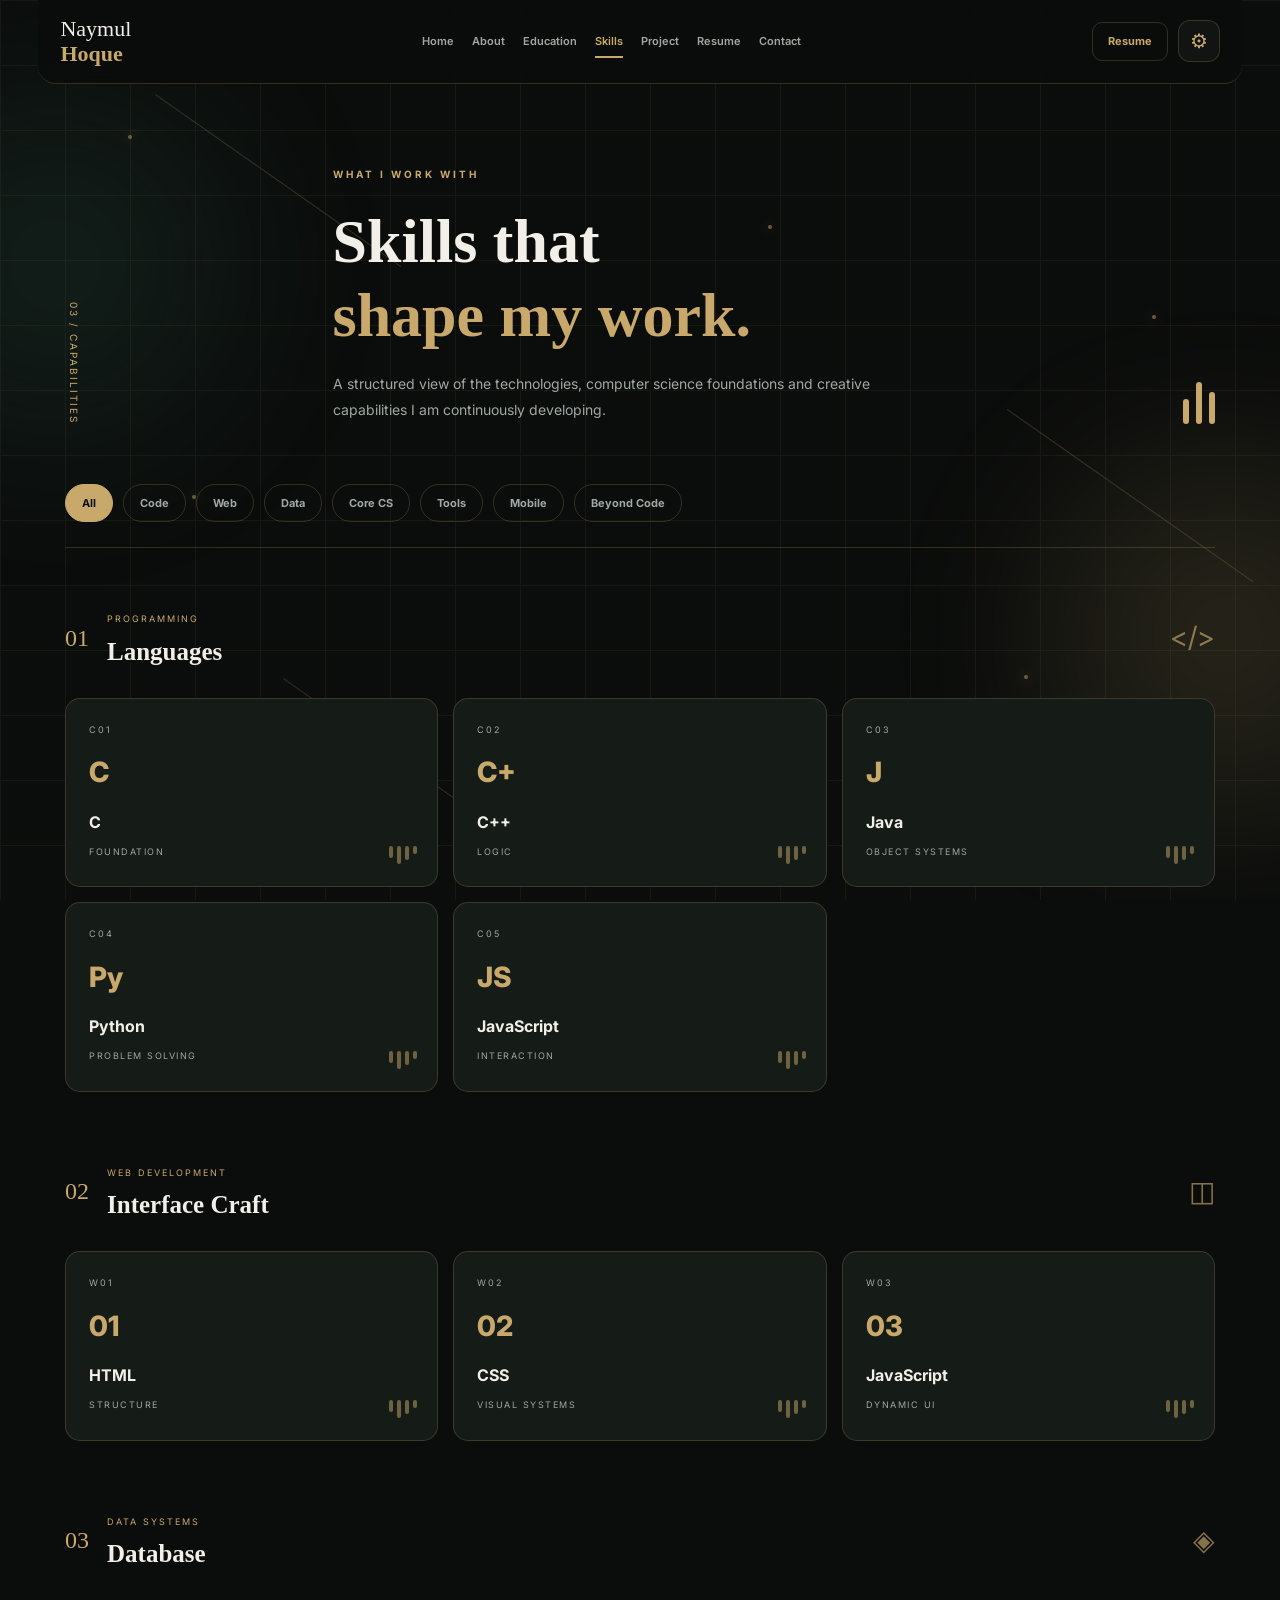
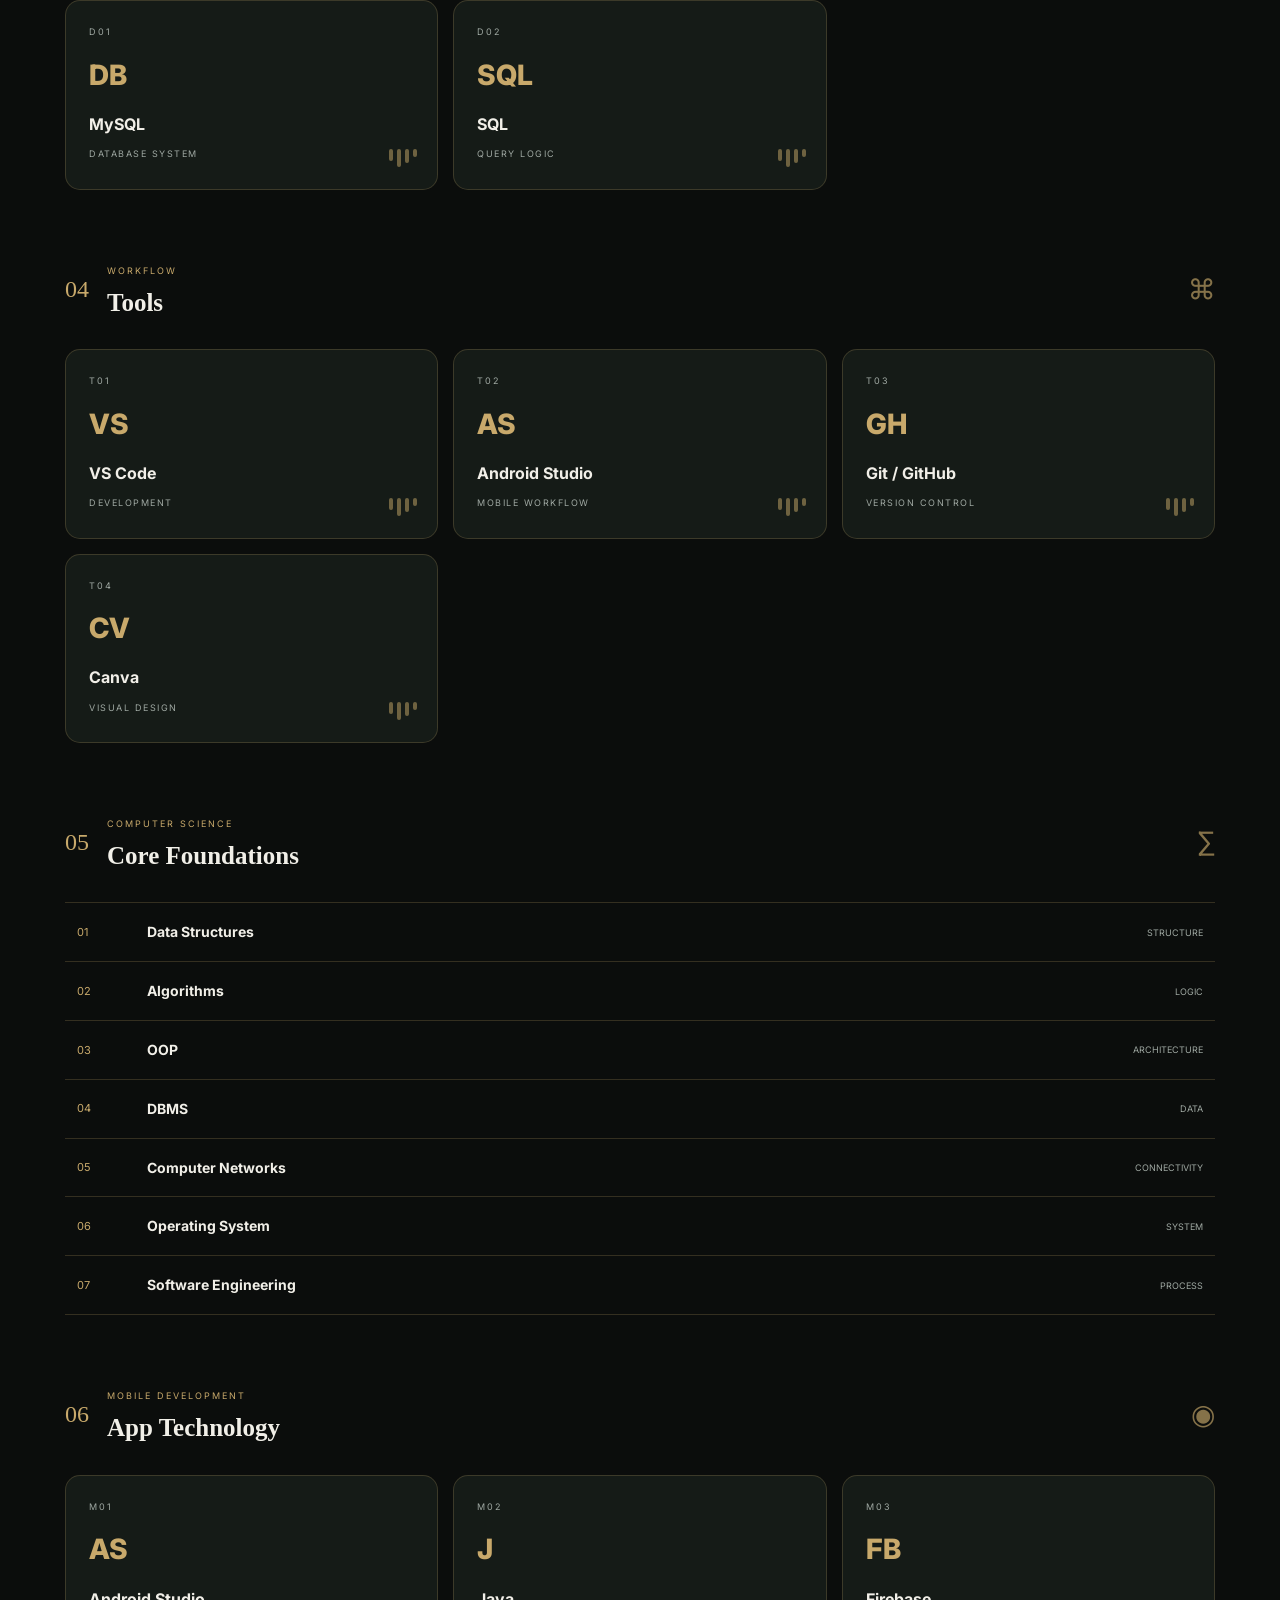
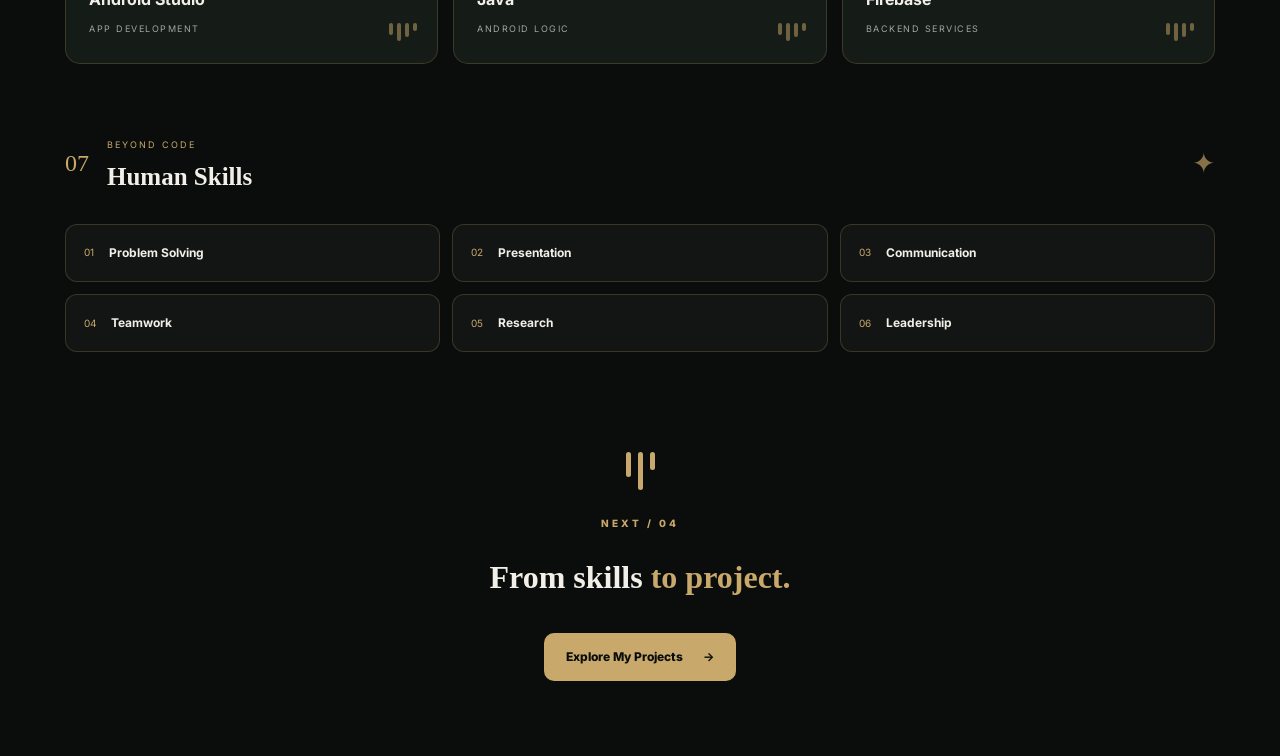
<file: skills.html>
<!DOCTYPE html>
<html lang="en">
<head>
    <meta charset="UTF-8">
    <meta name="viewport" content="width=device-width, initial-scale=1.0">

    <title>Naymul Hoque | Skills</title>

    <link rel="preconnect" href="https://fonts.googleapis.com">
    <link rel="preconnect" href="https://fonts.gstatic.com" crossorigin>

    <link href="https://fonts.googleapis.com/css2?family=Inter:wght@400;500;600;700;800&family=Space+Grotesk:wght@500;600;700&display=swap" rel="stylesheet">

    <link rel="stylesheet" href="style.css">
</head>

<body class="skills-page">

<div class="skill-atmosphere">
    <div class="skill-grid"></div>
    <div class="skill-glow glow-one"></div>
    <div class="skill-glow glow-two"></div>

    <div class="constellation-line line-a"></div>
    <div class="constellation-line line-b"></div>
    <div class="constellation-line line-c"></div>

    <span class="skill-dot dot-1"></span>
    <span class="skill-dot dot-2"></span>
    <span class="skill-dot dot-3"></span>
    <span class="skill-dot dot-4"></span>
    <span class="skill-dot dot-5"></span>
    <span class="skill-dot dot-6"></span>
</div>

<!-- NAVIGATION -->
<header class="skills-navbar">

    <a href="index.html" class="skills-brand">
        <span>Naymul</span>
        <strong>Hoque</strong>
    </a>

    <nav class="skills-navigation">
        <a href="index.html">Home</a>
        <a href="about.html">About</a>
        <a href="education.html">Education</a>
        <a href="skills.html" class="active">Skills</a>
        <a href="project.html">Project</a>
        <a href="resume.html">Resume</a>
        <a href="contact.html">Contact</a>
    </nav>

    <div class="skills-nav-right">
        <a href="resume.html" class="skills-resume">Resume</a>

        <button id="settingsBtn" class="skills-settings" type="button">
            ⚙
        </button>
    </div>

</header>

<main class="skills-main">

<!-- INTRO -->
<section class="skills-intro">

    <div class="intro-index">03 / CAPABILITIES</div>

    <div class="intro-content">
        <span class="intro-kicker">WHAT I WORK WITH</span>

        <h1>
            Skills that
            <span>shape my work.</span>
        </h1>

        <p>
            A structured view of the technologies,
            computer science foundations and creative
            capabilities I am continuously developing.
        </p>
    </div>

    <div class="intro-mark">
        <span></span>
        <span></span>
        <span></span>
    </div>

</section>

<!-- SKILL FILTER -->
<section class="skill-selector">

    <button class="skill-filter active" data-filter="all">All</button>
    <button class="skill-filter" data-filter="code">Code</button>
    <button class="skill-filter" data-filter="web">Web</button>
    <button class="skill-filter" data-filter="data">Data</button>
    <button class="skill-filter" data-filter="core">Core CS</button>
    <button class="skill-filter" data-filter="tools">Tools</button>
    <button class="skill-filter" data-filter="mobile">Mobile</button>
    <button class="skill-filter" data-filter="soft">Beyond Code</button>

</section>

<section class="capability-matrix">

<!-- PROGRAMMING -->
<div class="skill-cluster" data-category="code">

    <div class="cluster-heading">
        <div class="cluster-number">01</div>
        <div>
            <span>PROGRAMMING</span>
            <h2>Languages</h2>
        </div>
        <div class="cluster-symbol">&lt;/&gt;</div>
    </div>

    <div class="skill-grid-cards">

        <article class="skill-node-card">
            <div class="node-number">C01</div>
            <div class="skill-symbol">C</div>
            <div class="skill-info">
                <h3>C</h3>
                <span>FOUNDATION</span>
            </div>
            <div class="skill-signal"><i></i><i></i><i></i><i></i></div>
        </article>

        <article class="skill-node-card">
            <div class="node-number">C02</div>
            <div class="skill-symbol">C+</div>
            <div class="skill-info">
                <h3>C++</h3>
                <span>LOGIC</span>
            </div>
            <div class="skill-signal"><i></i><i></i><i></i><i></i></div>
        </article>

        <article class="skill-node-card">
            <div class="node-number">C03</div>
            <div class="skill-symbol">J</div>
            <div class="skill-info">
                <h3>Java</h3>
                <span>OBJECT SYSTEMS</span>
            </div>
            <div class="skill-signal"><i></i><i></i><i></i><i></i></div>
        </article>

        <article class="skill-node-card">
            <div class="node-number">C04</div>
            <div class="skill-symbol">Py</div>
            <div class="skill-info">
                <h3>Python</h3>
                <span>PROBLEM SOLVING</span>
            </div>
            <div class="skill-signal"><i></i><i></i><i></i><i></i></div>
        </article>

        <article class="skill-node-card">
            <div class="node-number">C05</div>
            <div class="skill-symbol">JS</div>
            <div class="skill-info">
                <h3>JavaScript</h3>
                <span>INTERACTION</span>
            </div>
            <div class="skill-signal"><i></i><i></i><i></i><i></i></div>
        </article>

    </div>
</div>

<!-- WEB -->
<div class="skill-cluster" data-category="web">

    <div class="cluster-heading">
        <div class="cluster-number">02</div>
        <div>
            <span>WEB DEVELOPMENT</span>
            <h2>Interface Craft</h2>
        </div>
        <div class="cluster-symbol">◫</div>
    </div>

    <div class="skill-grid-cards">

        <article class="skill-node-card">
            <div class="node-number">W01</div>
            <div class="skill-symbol">01</div>
            <div class="skill-info">
                <h3>HTML</h3>
                <span>STRUCTURE</span>
            </div>
            <div class="skill-signal"><i></i><i></i><i></i><i></i></div>
        </article>

        <article class="skill-node-card">
            <div class="node-number">W02</div>
            <div class="skill-symbol">02</div>
            <div class="skill-info">
                <h3>CSS</h3>
                <span>VISUAL SYSTEMS</span>
            </div>
            <div class="skill-signal"><i></i><i></i><i></i><i></i></div>
        </article>

        <article class="skill-node-card">
            <div class="node-number">W03</div>
            <div class="skill-symbol">03</div>
            <div class="skill-info">
                <h3>JavaScript</h3>
                <span>DYNAMIC UI</span>
            </div>
            <div class="skill-signal"><i></i><i></i><i></i><i></i></div>
        </article>

    </div>
</div>

<!-- DATABASE -->
<div class="skill-cluster" data-category="data">

    <div class="cluster-heading">
        <div class="cluster-number">03</div>
        <div>
            <span>DATA SYSTEMS</span>
            <h2>Database</h2>
        </div>
        <div class="cluster-symbol">◈</div>
    </div>

    <div class="skill-grid-cards">

        <article class="skill-node-card">
            <div class="node-number">D01</div>
            <div class="skill-symbol">DB</div>
            <div class="skill-info">
                <h3>MySQL</h3>
                <span>DATABASE SYSTEM</span>
            </div>
            <div class="skill-signal"><i></i><i></i><i></i><i></i></div>
        </article>

        <article class="skill-node-card">
            <div class="node-number">D02</div>
            <div class="skill-symbol">SQL</div>
            <div class="skill-info">
                <h3>SQL</h3>
                <span>QUERY LOGIC</span>
            </div>
            <div class="skill-signal"><i></i><i></i><i></i><i></i></div>
        </article>

    </div>
</div>

<!-- TOOLS -->
<div class="skill-cluster" data-category="tools">

    <div class="cluster-heading">
        <div class="cluster-number">04</div>
        <div>
            <span>WORKFLOW</span>
            <h2>Tools</h2>
        </div>
        <div class="cluster-symbol">⌘</div>
    </div>

    <div class="skill-grid-cards">

        <article class="skill-node-card">
            <div class="node-number">T01</div>
            <div class="skill-symbol">VS</div>
            <div class="skill-info">
                <h3>VS Code</h3>
                <span>DEVELOPMENT</span>
            </div>
            <div class="skill-signal"><i></i><i></i><i></i><i></i></div>
        </article>

        <article class="skill-node-card">
            <div class="node-number">T02</div>
            <div class="skill-symbol">AS</div>
            <div class="skill-info">
                <h3>Android Studio</h3>
                <span>MOBILE WORKFLOW</span>
            </div>
            <div class="skill-signal"><i></i><i></i><i></i><i></i></div>
        </article>

        <article class="skill-node-card">
            <div class="node-number">T03</div>
            <div class="skill-symbol">GH</div>
            <div class="skill-info">
                <h3>Git / GitHub</h3>
                <span>VERSION CONTROL</span>
            </div>
            <div class="skill-signal"><i></i><i></i><i></i><i></i></div>
        </article>

        <article class="skill-node-card">
            <div class="node-number">T04</div>
            <div class="skill-symbol">CV</div>
            <div class="skill-info">
                <h3>Canva</h3>
                <span>VISUAL DESIGN</span>
            </div>
            <div class="skill-signal"><i></i><i></i><i></i><i></i></div>
        </article>

    </div>
</div>

<!-- CORE CS -->
<div class="skill-cluster" data-category="core">

    <div class="cluster-heading">
        <div class="cluster-number">05</div>
        <div>
            <span>COMPUTER SCIENCE</span>
            <h2>Core Foundations</h2>
        </div>
        <div class="cluster-symbol">∑</div>
    </div>

    <div class="core-list">
        <div class="core-item"><span>01</span><strong>Data Structures</strong><em>STRUCTURE</em></div>
        <div class="core-item"><span>02</span><strong>Algorithms</strong><em>LOGIC</em></div>
        <div class="core-item"><span>03</span><strong>OOP</strong><em>ARCHITECTURE</em></div>
        <div class="core-item"><span>04</span><strong>DBMS</strong><em>DATA</em></div>
        <div class="core-item"><span>05</span><strong>Computer Networks</strong><em>CONNECTIVITY</em></div>
        <div class="core-item"><span>06</span><strong>Operating System</strong><em>SYSTEM</em></div>
        <div class="core-item"><span>07</span><strong>Software Engineering</strong><em>PROCESS</em></div>
    </div>
</div>

<!-- MOBILE -->
<div class="skill-cluster" data-category="mobile">

    <div class="cluster-heading">
        <div class="cluster-number">06</div>
        <div>
            <span>MOBILE DEVELOPMENT</span>
            <h2>App Technology</h2>
        </div>
        <div class="cluster-symbol">◉</div>
    </div>

    <div class="skill-grid-cards">

        <article class="skill-node-card">
            <div class="node-number">M01</div>
            <div class="skill-symbol">AS</div>
            <div class="skill-info">
                <h3>Android Studio</h3>
                <span>APP DEVELOPMENT</span>
            </div>
            <div class="skill-signal"><i></i><i></i><i></i><i></i></div>
        </article>

        <article class="skill-node-card">
            <div class="node-number">M02</div>
            <div class="skill-symbol">J</div>
            <div class="skill-info">
                <h3>Java</h3>
                <span>ANDROID LOGIC</span>
            </div>
            <div class="skill-signal"><i></i><i></i><i></i><i></i></div>
        </article>

        <article class="skill-node-card">
            <div class="node-number">M03</div>
            <div class="skill-symbol">FB</div>
            <div class="skill-info">
                <h3>Firebase</h3>
                <span>BACKEND SERVICES</span>
            </div>
            <div class="skill-signal"><i></i><i></i><i></i><i></i></div>
        </article>

    </div>
</div>

<!-- BEYOND CODE -->
<div class="skill-cluster" data-category="soft">

    <div class="cluster-heading">
        <div class="cluster-number">07</div>
        <div>
            <span>BEYOND CODE</span>
            <h2>Human Skills</h2>
        </div>
        <div class="cluster-symbol">✦</div>
    </div>

    <div class="human-skill-grid">
        <div class="human-skill"><span>01</span><strong>Problem Solving</strong></div>
        <div class="human-skill"><span>02</span><strong>Presentation</strong></div>
        <div class="human-skill"><span>03</span><strong>Communication</strong></div>
        <div class="human-skill"><span>04</span><strong>Teamwork</strong></div>
        <div class="human-skill"><span>05</span><strong>Research</strong></div>
        <div class="human-skill"><span>06</span><strong>Leadership</strong></div>
    </div>
</div>

</section>

<!-- NEXT PAGE -->
<section class="skills-next">

    <div class="next-decoration">
        <span></span>
        <span></span>
        <span></span>
    </div>

    <p>NEXT / 04</p>

    <h2>
        From skills
        <span>to project.</span>
    </h2>

    <a href="./project.html" class="project-next-button">
        Explore My Projects
        <b>→</b>
    </a>

</section>

</main>

<!-- SETTINGS -->
<div id="settingsOverlay" class="settings-overlay">

    <div class="settings-modal">

        <div class="settings-header">
            <div>
                <small>PERSONALIZE</small>
                <h2>Settings</h2>
            </div>

            <button id="closeSettings" type="button">×</button>
        </div>

        <div class="settings-section">
            <h3>Accent System</h3>
            <p>Select an accent for the portfolio.</p>

            <div class="theme-colours">
                <button class="theme-color active" data-color="#C8A96B" title="Champagne Gold"></button>
                <button class="theme-color" data-color="#3F7D68" title="Deep Emerald"></button>
                <button class="theme-color" data-color="#A86A52" title="Burnished Copper"></button>
                <button class="theme-color" data-color="#B8A98D" title="Warm Sand"></button>
                <button class="theme-color" data-color="#8FA39A" title="Soft Sage"></button>
            </div>
        </div>

        <div class="settings-section">
            <h3>Appearance</h3>

            <div class="mode-buttons">
                <button class="mode-button active" data-mode="dark">Dark</button>
                <button class="mode-button" data-mode="light">White</button>
            </div>
        </div>

        <div class="setting-toggle">
            <div>
                <h3>Animations</h3>
                <p>Cinematic motion system</p>
            </div>

            <label class="switch">
                <input type="checkbox" id="animationSetting" checked>
                <span></span>
            </label>
        </div>

        <div class="setting-toggle">
            <div>
                <h3>Ambient Glow</h3>
                <p>Subtle lighting effects</p>
            </div>

            <label class="switch">
                <input type="checkbox" id="glowSetting" checked>
                <span></span>
            </label>
        </div>

        <button id="resetSettings" class="reset-settings">
            Reset Settings
        </button>

    </div>
</div>

<script src="script.js"></script>

</body>
</html>
</file>
<file: style.css>
/* =====================================================
   NAYMUL HOQUE — COMPLETE PORTFOLIO STYLESHEET
   7 PAGES | RESPONSIVE | PREMIUM BLACK & GOLD THEME
===================================================== */

/* ================= ROOT ================= */

:root {
    --bg: #0B0D0C;
    --bg-soft: #111613;
    --card: #151B17;
    --card-light: rgba(255,255,255,.035);
    --accent: #C8A96B;
    --emerald: #3F7D68;
    --text: #F1EFE8;
    --muted: #9FA8A2;
    --border: rgba(200,169,107,.22);
    --shadow: 0 20px 55px rgba(0,0,0,.3);
    --radius: 18px;
    --transition: .35s ease;
}

* {
    margin: 0;
    padding: 0;
    box-sizing: border-box;
}

html {
    scroll-behavior: smooth;
    scroll-padding-top: 25px;
}

body {
    min-height: 100vh;
    background: var(--bg);
    color: var(--text);
    font-family: 'Inter', sans-serif;
    line-height: 1.7;
    overflow-x: hidden;
    position: relative;
}

a {
    color: inherit;
    text-decoration: none;
}

button, input, textarea {
    font: inherit;
}

button {
    cursor: pointer;
}

img {
    max-width: 100%;
    display: block;
}

::selection {
    background: var(--accent);
    color: #0B0D0C;
}

main {
    position: relative;
    z-index: 1;
}

section {
    position: relative;
}

/* ================= LIGHT MODE ================= */

body.light-mode,
body[data-mode="light"] {
    --bg: #F5F3ED;
    --bg-soft: #EAE7DE;
    --card: #FFFFFF;
    --card-light: rgba(0,0,0,.035);
    --text: #20251F;
    --muted: #687168;
    --border: rgba(120,95,48,.22);
    --shadow: 0 15px 45px rgba(0,0,0,.08);
}

body.light-mode .navbar,
body[data-mode="light"] .navbar,
body.light-mode .education-navbar,
body[data-mode="light"] .education-navbar,
body.light-mode .skills-navbar,
body[data-mode="light"] .skills-navbar {
    background: rgba(245,243,237,.96);
}

body.light-mode .depth-main,
body[data-mode="light"] .depth-main {
    background: linear-gradient(145deg,#fff,#eae7de);
}

/* ================= BACKGROUNDS ================= */

.background,
.education-bg,
.skill-atmosphere,
.about-background {
    position: absolute;
    inset: 0;
    width: 100%;
    min-height: 100%;
    overflow: hidden;
    pointer-events: none;
    z-index: 0;
}

.background,
.about-background,
.education-bg,
.skill-atmosphere {
    position: fixed;
}

.ambient-orb,
.about-light,
.edu-orb,
.skill-glow {
    position: absolute;
    border-radius: 50%;
    filter: blur(90px);
    opacity: .15;
}

.orb-one {
    width: 420px;
    height: 420px;
    background: var(--accent);
    top: 10%;
    left: -180px;
}

.orb-two {
    width: 380px;
    height: 380px;
    background: var(--emerald);
    right: -160px;
    top: 40%;
}

.orb-three {
    width: 280px;
    height: 280px;
    background: var(--accent);
    bottom: -100px;
    left: 40%;
}

.particle,
.edu-particle,
.skill-dot {
    position: absolute;
    width: 4px;
    height: 4px;
    border-radius: 50%;
    background: var(--accent);
    box-shadow: 0 0 12px var(--accent);
    opacity: .5;
    animation: floatParticle 7s ease-in-out infinite alternate;
}

.particle-1 { top: 15%; left: 12%; }
.particle-2 { top: 35%; left: 85%; }
.particle-3 { top: 70%; left: 20%; }
.particle-4 { top: 80%; left: 75%; }
.particle-5 { top: 50%; left: 50%; }
.particle-6 { top: 25%; left: 65%; }
.particle-7 { top: 90%; left: 40%; }
.particle-8 { top: 10%; left: 92%; }

@keyframes floatParticle {
    from { transform: translateY(0); }
    to { transform: translateY(-25px); }
}

.about-light {
    width: 400px;
    height: 400px;
    background: var(--emerald);
    top: 15%;
    left: -150px;
}

.about-grid,
.edu-grid,
.skill-grid {
    position: absolute;
    inset: 0;
    opacity: .07;
    background-image:
        linear-gradient(var(--accent) 1px,transparent 1px),
        linear-gradient(90deg,var(--accent) 1px,transparent 1px);
    background-size: 65px 65px;
}

.edu-orb-one {
    width: 350px;
    height: 350px;
    top: 10%;
    left: -120px;
    background: var(--emerald);
}

.edu-orb-two {
    width: 300px;
    height: 300px;
    right: -100px;
    bottom: 10%;
    background: var(--accent);
}

.ep1 { top: 20%; left: 10%; }
.ep2 { top: 40%; left: 90%; }
.ep3 { top: 70%; left: 15%; }
.ep4 { top: 85%; left: 80%; }

.skill-glow {
    width: 350px;
    height: 350px;
    background: var(--emerald);
}

.glow-one { top: 10%; left: -120px; }
.glow-two { right: -120px; bottom: 10%; background: var(--accent); }

.constellation-line {
    position: absolute;
    width: 300px;
    height: 1px;
    background: var(--border);
    transform: rotate(35deg);
}

.line-a { top: 20%; left: 10%; }
.line-b { top: 55%; right: 0; }
.line-c { bottom: 15%; left: 20%; }

.dot-1 { top: 15%; left: 10%; }
.dot-2 { top: 35%; left: 90%; }
.dot-3 { top: 55%; left: 15%; }
.dot-4 { top: 75%; left: 80%; }
.dot-5 { top: 90%; left: 30%; }
.dot-6 { top: 25%; left: 60%; }

/* ================= NAVBAR ================= */

/* Normal document flow: navbar will not cover page content */

.navbar,
.education-navbar,
.skills-navbar {
    position: relative;
    top: auto;
    left: auto;
    right: auto;
    z-index: 10;
    width: min(1440px,94%);
    min-height: 82px;
    margin: 0 auto;
    padding: 16px 22px;
    display: flex;
    align-items: center;
    justify-content: space-between;
    gap: 18px;
    background: rgba(11,13,12,.92);
    border-bottom: 1px solid var(--border);
    border-radius: 0 0 18px 18px;
    backdrop-filter: blur(18px);
}

.brand,
.education-brand,
.skills-brand {
    flex-shrink: 0;
    display: flex;
    flex-direction: column;
    line-height: 1.15;
    font-family: 'Playfair Display',serif;
    font-size: 22px;
}

.brand span,
.education-brand span,
.skills-brand span {
    color: var(--text);
}

.brand strong,
.education-brand strong,
.skills-brand strong {
    color: var(--accent);
}

.navigation,
.education-navigation,
.skills-navigation {
    display: flex;
    align-items: center;
    justify-content: center;
    flex-wrap: wrap;
    gap: 18px;
}

.navigation a,
.education-navigation a,
.skills-navigation a {
    position: relative;
    color: var(--muted);
    font-size: 11px;
    font-weight: 600;
    white-space: nowrap;
    transition: var(--transition);
}

.navigation a::after,
.education-navigation a::after,
.skills-navigation a::after {
    content: "";
    position: absolute;
    left: 0;
    bottom: -7px;
    width: 0;
    height: 2px;
    background: var(--accent);
    transition: var(--transition);
}

.navigation a:hover,
.education-navigation a:hover,
.skills-navigation a:hover,
.navigation a.active,
.education-navigation a.active,
.skills-navigation a.active {
    color: var(--accent);
}

.navigation a:hover::after,
.education-navigation a:hover::after,
.skills-navigation a:hover::after,
.navigation a.active::after,
.education-navigation a.active::after,
.skills-navigation a.active::after {
    width: 100%;
}

.nav-right,
.education-nav-right,
.skills-nav-right {
    display: flex;
    align-items: center;
    gap: 10px;
    flex-shrink: 0;
}

.settings-button,
.education-settings,
.skills-settings {
    width: 42px;
    height: 42px;
    border-radius: 12px;
    border: 1px solid var(--border);
    background: var(--card-light);
    color: var(--accent);
    font-size: 20px;
    transition: var(--transition);
}

.settings-button:hover,
.education-settings:hover,
.skills-settings:hover {
    background: var(--accent);
    color: var(--bg);
    transform: rotate(35deg);
}

.resume-button,
.education-resume,
.skills-resume {
    padding: 9px 15px;
    border: 1px solid var(--border);
    border-radius: 10px;
    color: var(--accent);
    font-size: 11px;
    font-weight: 700;
}

/* ================= HOME PAGE ================= */

.hero {
    width: min(1200px,90%);
    min-height: 680px;
    margin: 0 auto;
    padding: 65px 0 45px;
    display: grid;
    grid-template-columns: 1fr .9fr;
    align-items: center;
    gap: 55px;
}

.hero-text {
    position: relative;
    z-index: 2;
}

.eyebrow,
.about-label,
.intro-kicker,
.contact-eyebrow,
.resume-eyebrow {
    color: var(--accent);
    font-size: 10px;
    letter-spacing: 3px;
    font-weight: 700;
}

.hero-profile {
    position: relative;
    width: 125px;
    height: 125px;
    margin-bottom: 28px;
}

.profile-aura {
    position: absolute;
    inset: -12px;
    border-radius: 50%;
    background: var(--accent);
    filter: blur(30px);
    opacity: .22;
}

.profile-photo {
    position: relative;
    width: 125px;
    height: 125px;
    padding: 5px;
    border-radius: 50%;
    border: 2px solid var(--accent);
    overflow: hidden;
    background: var(--bg-soft);
}

.profile-photo img {
    width: 100%;
    height: 100%;
    object-fit: cover;
    border-radius: 50%;
}

.photo-ring {
    position: absolute;
    inset: -10px;
    border: 1px solid var(--accent);
    border-radius: 50%;
    opacity: .4;
    pointer-events: none;
}

.ring-two {
    inset: -18px;
    opacity: .2;
}

.profile-status {
    position: absolute;
    right: -65px;
    bottom: 12px;
    padding: 5px 10px;
    border-radius: 20px;
    background: var(--emerald);
    color: white;
    font-size: 9px;
}

.hero-title {
    display: flex;
    flex-direction: column;
    margin: 17px 0;
    line-height: 1.12;
}

.hello-line {
    color: var(--muted);
    font-family: 'Playfair Display',serif;
    font-size: clamp(28px,4vw,48px);
}

.name-line {
    color: var(--accent);
    font-family: 'Playfair Display',serif;
    font-size: clamp(42px,6vw,68px);
    font-weight: 700;
}

.hero-subtitle {
    color: var(--text);
    font-size: clamp(19px,2.5vw,27px);
    margin: 20px 0 12px;
}

.hero-description {
    max-width: 540px;
    color: var(--muted);
    font-size: 14px;
    line-height: 1.9;
}

.hero-buttons {
    display: flex;
    flex-wrap: wrap;
    gap: 14px;
    margin-top: 30px;
}

.gold-button,
.outline-button {
    display: inline-flex;
    align-items: center;
    gap: 15px;
    padding: 13px 20px;
    border-radius: 10px;
    font-size: 12px;
    font-weight: 700;
    transition: var(--transition);
}

.gold-button {
    background: var(--accent);
    color: #0B0D0C;
}

.gold-button:hover,
.outline-button:hover {
    transform: translateY(-4px);
}

.outline-button {
    border: 1px solid var(--border);
    color: var(--text);
}

.outline-button:hover {
    border-color: var(--accent);
    color: var(--accent);
}

.socials {
    display: flex;
    gap: 22px;
    margin-top: 30px;
}

.social-link {
    color: var(--muted);
    font-size: 12px;
    transition: var(--transition);
}

.social-link:hover {
    color: var(--accent);
}

.profile-area {
    min-height: 440px;
    position: relative;
    display: flex;
    align-items: center;
    justify-content: center;
}

.orbit {
    position: absolute;
    width: 350px;
    height: 350px;
    border: 1px solid var(--border);
    border-radius: 50%;
    animation: orbitRotate 25s linear infinite;
}

.orbit-two {
    width: 285px;
    height: 285px;
    border-style: dashed;
    animation-direction: reverse;
}

.orbit-three {
    width: 420px;
    height: 420px;
    opacity: .4;
}

@keyframes orbitRotate {
    to { transform: rotate(360deg); }
}

.depth-card {
    width: 270px;
    height: 330px;
    position: relative;
}

.depth-layer {
    position: absolute;
    inset: 0;
    border-radius: 24px;
    border: 1px solid var(--border);
}

.layer-back {
    background: rgba(63,125,104,.13);
    transform: rotate(12deg) translate(15px,10px);
}

.layer-middle {
    background: rgba(200,169,107,.07);
    transform: rotate(-7deg) translate(-10px,8px);
}

.depth-main {
    position: absolute;
    inset: 0;
    padding: 35px;
    border-radius: 24px;
    border: 1px solid var(--border);
    background: linear-gradient(145deg,#1b211d,#0b0d0c);
    box-shadow: var(--shadow);
    display: flex;
    flex-direction: column;
    justify-content: flex-end;
}

.depth-main .card-number {
    position: absolute;
    top: 25px;
    right: 25px;
    color: var(--accent);
}

.depth-main h3 {
    font-family: 'Playfair Display',serif;
    font-size: 35px;
    line-height: 1.2;
}

.depth-main p {
    margin-top: 15px;
    color: var(--muted);
    font-size: 11px;
}

.card-line {
    width: 55px;
    height: 3px;
    margin-top: 20px;
    background: var(--accent);
}

.floating-info {
    position: absolute;
    padding: 10px 15px;
    border: 1px solid var(--border);
    border-radius: 10px;
    background: var(--card);
    box-shadow: var(--shadow);
    font-size: 11px;
}

.floating-info small {
    color: var(--accent);
    margin-right: 8px;
}

.info-one { top: 15%; right: 0; }
.info-two { bottom: 20%; left: -5%; }
.info-three { bottom: 5%; right: 5%; }

.scroll-indicator {
    padding: 15px 0 35px;
    text-align: center;
    color: var(--muted);
    font-size: 10px;
    letter-spacing: 2px;
}

.scroll-indicator span {
    display: block;
    width: 1px;
    height: 35px;
    margin: 0 auto 8px;
    background: var(--accent);
}

/* ================= ABOUT PAGE ================= */

.about-main {
    width: min(1100px,90%);
    margin: auto;
    padding: 85px 0;
}

.about-heading {
    display: flex;
    align-items: center;
    gap: 25px;
    margin-bottom: 85px;
}

.about-accent {
    width: 4px;
    height: 100px;
    background: var(--accent);
    border-radius: 5px;
}

.about-heading h1 {
    margin: 12px 0;
    font-family: 'Playfair Display',serif;
    font-size: clamp(38px,6vw,65px);
}

.about-heading h1 span,
.about-next span {
    color: var(--accent);
}

.about-heading p {
    color: var(--muted);
    font-size: 14px;
}

.about-story {
    display: grid;
    grid-template-columns: 1.4fr .8fr;
    align-items: center;
    gap: 60px;
    margin-bottom: 75px;
}

.story-number {
    color: var(--accent);
    font-size: 12px;
    letter-spacing: 2px;
}

.story-text h2 {
    font-family: 'Playfair Display',serif;
    font-size: 35px;
    margin: 15px 0 20px;
}

.story-text p {
    margin-bottom: 15px;
    color: var(--muted);
    font-size: 14px;
    line-height: 1.9;
}

.story-card {
    min-height: 250px;
    padding: 35px;
    border: 1px solid var(--border);
    border-radius: var(--radius);
    background: linear-gradient(145deg,var(--card),transparent);
    display: flex;
    flex-direction: column;
    justify-content: flex-end;
    box-shadow: var(--shadow);
}

.story-card > span {
    color: var(--accent);
    font-size: 12px;
}

.story-card h3 {
    margin: 15px 0 8px;
    font-family: 'Playfair Display',serif;
    font-size: 25px;
}

.story-card p {
    color: var(--muted);
    font-size: 13px;
}

.about-cards {
    display: grid;
    grid-template-columns: repeat(3,1fr);
    gap: 20px;
}

.about-card {
    min-height: 220px;
    padding: 28px;
    border: 1px solid var(--border);
    border-radius: var(--radius);
    background: var(--card-light);
    transition: var(--transition);
}

.about-card:hover {
    transform: translateY(-8px);
    border-color: var(--accent);
    background: var(--card);
}

.about-card h3 {
    margin: 28px 0 12px;
    font-family: 'Playfair Display',serif;
    font-size: 23px;
}

.about-card p {
    color: var(--muted);
    font-size: 13px;
}

.about-next {
    margin-top: 65px;
    text-align: right;
}

.about-next a,
.next-skills-button,
.project-next-button {
    display: inline-flex;
    align-items: center;
    gap: 20px;
    padding: 14px 22px;
    background: var(--accent);
    color: #0B0D0C;
    border-radius: 10px;
    font-size: 12px;
    font-weight: 800;
    transition: var(--transition);
}

/* ================= EDUCATION PAGE ================= */

.education-main {
    width: min(1100px,90%);
    margin: auto;
    padding: 75px 0;
}

.education-intro {
    max-width: 720px;
    margin-bottom: 85px;
}

.edu-label {
    display: flex;
    align-items: center;
    gap: 10px;
    color: var(--accent);
    font-size: 11px;
    letter-spacing: 3px;
    font-weight: 700;
}

.edu-label span {
    width: 25px;
    height: 2px;
    background: var(--accent);
}

.education-intro h1 {
    margin: 20px 0;
    font-family: 'Playfair Display',serif;
    font-size: clamp(40px,6vw,65px);
}

.education-intro h1 span {
    color: var(--accent);
}

.education-intro p {
    color: var(--muted);
    font-size: 14px;
    line-height: 1.9;
}

.education-timeline {
    position: relative;
    padding-left: 75px;
}

.timeline-track {
    position: absolute;
    top: 0;
    bottom: 40px;
    left: 24px;
    width: 2px;
    background: var(--border);
}

.timeline-progress {
    width: 100%;
    height: 100%;
    background: linear-gradient(var(--accent),var(--emerald));
}

.education-item {
    position: relative;
    margin-bottom: 45px;
}

.timeline-node {
    position: absolute;
    left: -75px;
    top: 35px;
    width: 50px;
    height: 50px;
    border: 1px solid var(--accent);
    border-radius: 50%;
    background: var(--bg);
    display: grid;
    place-items: center;
    z-index: 2;
}

.node-core {
    width: 35px;
    height: 35px;
    display: grid;
    place-items: center;
    border-radius: 50%;
    background: var(--accent);
    color: var(--bg);
    font-size: 11px;
    font-weight: 800;
}

.education-card {
    position: relative;
    padding: 30px;
    border: 1px solid var(--border);
    border-radius: var(--radius);
    background: var(--card);
    overflow: hidden;
    box-shadow: var(--shadow);
    transition: var(--transition);
}

.education-card:hover {
    transform: translateX(6px);
    border-color: var(--accent);
}

.card-top {
    display: flex;
    justify-content: space-between;
    align-items: center;
    margin-bottom: 25px;
}

.education-icon {
    width: 45px;
    height: 45px;
    display: grid;
    place-items: center;
    border-radius: 12px;
    background: rgba(200,169,107,.12);
    color: var(--accent);
    font-size: 22px;
}

.education-year {
    color: var(--accent);
    font-size: 12px;
    font-weight: 700;
}

.education-level {
    color: var(--accent);
    font-size: 10px;
    letter-spacing: 2px;
    font-weight: 800;
}

.education-content h2 {
    margin: 10px 0;
    font-family: 'Playfair Display',serif;
    font-size: clamp(21px,3vw,29px);
}

.education-content h3 {
    color: var(--accent);
    font-size: 15px;
    margin-bottom: 12px;
}

.education-location {
    color: var(--muted);
    font-size: 12px;
    margin-bottom: 25px;
}

.education-details {
    display: grid;
    grid-template-columns: repeat(2,1fr);
    gap: 18px;
    padding-top: 20px;
    border-top: 1px solid var(--border);
}

.education-details div {
    display: flex;
    flex-direction: column;
    gap: 5px;
}

.education-details small {
    color: var(--muted);
    font-size: 10px;
}

.education-details strong {
    color: var(--text);
    font-size: 12px;
}

.card-depth {
    position: absolute;
    right: 20px;
    bottom: 12px;
    color: var(--accent);
    opacity: .12;
    font-size: 25px;
    font-weight: 800;
}

.education-next {
    margin-top: 100px;
    text-align: center;
}

.next-line {
    width: 50px;
    height: 2px;
    background: var(--accent);
    margin: 0 auto 20px;
}

.education-next > p,
.skills-next > p {
    color: var(--accent);
    font-size: 10px;
    letter-spacing: 3px;
    font-weight: 800;
}

.education-next h2 {
    margin: 15px 0 25px;
    font-family: 'Playfair Display',serif;
    font-size: 32px;
}

.education-next h2 span {
    color: var(--accent);
}

/* ================= SKILLS PAGE ================= */

.skills-main {
    width: min(1150px,90%);
    margin: auto;
    padding: 75px 0;
}

.skills-intro {
    display: flex;
    align-items: flex-end;
    justify-content: space-between;
    gap: 30px;
    margin-bottom: 60px;
}

.intro-index {
    color: var(--accent);
    font-size: 10px;
    letter-spacing: 2px;
    writing-mode: vertical-rl;
}

.intro-content {
    max-width: 700px;
}

.intro-kicker {
    font-size: 10px;
}

.intro-content h1 {
    margin: 18px 0;
    font-family: 'Playfair Display',serif;
    font-size: clamp(38px,6vw,62px);
    line-height: 1.2;
}

.intro-content h1 span {
    display: block;
    color: var(--accent);
}

.intro-content p {
    max-width: 600px;
    color: var(--muted);
    font-size: 14px;
    line-height: 1.9;
}

.intro-mark {
    display: flex;
    align-items: flex-end;
    gap: 7px;
}

.intro-mark span {
    width: 6px;
    height: 25px;
    background: var(--accent);
    border-radius: 5px;
}

.intro-mark span:nth-child(2) { height: 42px; }
.intro-mark span:nth-child(3) { height: 32px; }

.skill-selector {
    display: flex;
    flex-wrap: wrap;
    gap: 10px;
    margin-bottom: 55px;
    padding-bottom: 25px;
    border-bottom: 1px solid var(--border);
}

.skill-filter {
    padding: 9px 16px;
    border: 1px solid var(--border);
    border-radius: 30px;
    background: transparent;
    color: var(--muted);
    font-size: 11px;
    font-weight: 700;
    transition: var(--transition);
}

.skill-filter:hover,
.skill-filter.active {
    background: var(--accent);
    color: var(--bg);
    border-color: var(--accent);
}

.capability-matrix {
    display: flex;
    flex-direction: column;
    gap: 65px;
}

.skill-cluster {
    width: 100%;
}

.cluster-heading {
    display: flex;
    align-items: center;
    gap: 18px;
    margin-bottom: 25px;
}

.cluster-number {
    color: var(--accent);
    font-size: 24px;
    font-family: 'Playfair Display',serif;
}

.cluster-heading > div:nth-child(2) span {
    color: var(--accent);
    font-size: 9px;
    letter-spacing: 2px;
}

.cluster-heading h2 {
    font-family: 'Playfair Display',serif;
    font-size: 25px;
}

.cluster-symbol {
    margin-left: auto;
    color: var(--accent);
    font-size: 28px;
    opacity: .65;
}

.skill-grid-cards {
    display: grid;
    grid-template-columns: repeat(3,1fr);
    gap: 15px;
}

.skill-node-card {
    position: relative;
    min-height: 155px;
    padding: 23px;
    border: 1px solid var(--border);
    border-radius: 15px;
    background: var(--card);
    transition: var(--transition);
    overflow: hidden;
}

.skill-node-card:hover {
    transform: translateY(-6px);
    border-color: var(--accent);
}

.node-number {
    color: var(--muted);
    font-size: 9px;
    letter-spacing: 2px;
}

.skill-symbol {
    color: var(--accent);
    font-size: 28px;
    font-weight: 800;
    margin: 12px 0;
}

.skill-info h3 {
    font-size: 16px;
}

.skill-info span {
    color: var(--muted);
    font-size: 9px;
    letter-spacing: 1.5px;
}

.skill-signal {
    position: absolute;
    right: 20px;
    bottom: 22px;
    display: flex;
    gap: 4px;
}

.skill-signal i {
    width: 4px;
    height: 12px;
    background: var(--accent);
    opacity: .5;
    border-radius: 4px;
}

.skill-signal i:nth-child(2) { height: 18px; }
.skill-signal i:nth-child(3) { height: 14px; }
.skill-signal i:nth-child(4) { height: 8px; }

.core-list {
    border-top: 1px solid var(--border);
}

.core-item {
    display: grid;
    grid-template-columns: 55px 1fr 130px;
    gap: 15px;
    align-items: center;
    padding: 17px 12px;
    border-bottom: 1px solid var(--border);
    transition: var(--transition);
}

.core-item:hover {
    background: var(--card-light);
    padding-left: 20px;
}

.core-item span {
    color: var(--accent);
    font-size: 11px;
}

.core-item strong {
    font-size: 14px;
}

.core-item em {
    color: var(--muted);
    font-size: 9px;
    font-style: normal;
    text-align: right;
}

.human-skill-grid {
    display: grid;
    grid-template-columns: repeat(3,1fr);
    gap: 12px;
}

.human-skill {
    padding: 18px;
    display: flex;
    align-items: center;
    gap: 15px;
    border: 1px solid var(--border);
    border-radius: 12px;
    background: var(--card-light);
}

.human-skill span {
    color: var(--accent);
    font-size: 10px;
}

.human-skill strong {
    font-size: 12px;
}

.skills-next {
    margin-top: 100px;
    text-align: center;
}

.next-decoration {
    display: flex;
    justify-content: center;
    gap: 7px;
    margin-bottom: 25px;
}

.next-decoration span {
    width: 5px;
    height: 25px;
    background: var(--accent);
    border-radius: 5px;
}

.next-decoration span:nth-child(2) { height: 38px; }
.next-decoration span:nth-child(3) { height: 18px; }

.skills-next h2 {
    margin: 18px 0 28px;
    font-family: 'Playfair Display',serif;
    font-size: 32px;
}

.skills-next h2 span {
    color: var(--accent);
}

/* ================= PROJECTS PAGE ================= */

.projects-page {
    width: min(1150px,90%);
    margin: auto;
    padding: 75px 0;
}

.projects-hero {
    max-width: 750px;
    margin-bottom: 65px;
}

.projects-hero h1 {
    margin: 18px 0;
    font-family: 'Playfair Display',serif;
    font-size: clamp(40px,6vw,65px);
}

.projects-hero h1 span {
    color: var(--accent);
}

.projects-hero p {
    color: var(--muted);
    font-size: 14px;
    line-height: 1.9;
}

.projects-count {
    margin-top: 25px;
    color: var(--accent);
    font-size: 12px;
}

.projects-grid {
    display: grid;
    grid-template-columns: repeat(2,1fr);
    gap: 25px;
}

.project-card {
    border: 1px solid var(--border);
    border-radius: var(--radius);
    overflow: hidden;
    background: var(--card);
    transition: var(--transition);
}

.project-card:hover {
    transform: translateY(-7px);
    border-color: var(--accent);
    box-shadow: var(--shadow);
}

.project-gallery {
    display: grid;
    grid-template-columns: 1fr 1fr;
    gap: 3px;
    background: var(--border);
    overflow: hidden;
}

.project-gallery img {
    width: 100%;
    height: 190px;
    object-fit: cover;
    transition: .5s ease;
}

.project-card:hover .project-gallery img {
    transform: scale(1.025);
}

.project-content {
    padding: 25px;
}

.project-topline {
    display: flex;
    align-items: center;
    justify-content: space-between;
    margin-bottom: 15px;
}

.project-status {
    padding: 5px 10px;
    border: 1px solid var(--border);
    border-radius: 20px;
    color: var(--accent);
    font-size: 9px;
}

.project-content h2 {
    font-family: 'Playfair Display',serif;
    font-size: 25px;
    margin-bottom: 10px;
}

.project-content p {
    color: var(--muted);
    font-size: 13px;
    line-height: 1.8;
}

.project-content h3 {
    margin-top: 20px;
    color: var(--accent);
    font-size: 12px;
}

.project-content ul {
    margin: 12px 0 15px 18px;
    color: var(--muted);
    font-size: 12px;
}

.project-tech {
    display: flex;
    flex-wrap: wrap;
    gap: 8px;
    margin-top: 18px;
}

.project-tech span {
    padding: 6px 10px;
    border-radius: 20px;
    background: rgba(200,169,107,.1);
    color: var(--accent);
    font-size: 9px;
}

/* ================= RESUME PAGE ================= */

.resume-page {
    width: min(1050px,90%);
    margin: auto;
    padding: 75px 0 35px;
}

.resume-hero {
    text-align: center;
    max-width: 700px;
    margin: 0 auto 85px;
}

.resume-eyebrow {
    display: flex;
    justify-content: center;
    align-items: center;
    gap: 10px;
}

.resume-eyebrow span {
    width: 25px;
    height: 2px;
    background: var(--accent);
}

.resume-hero h1 {
    margin: 18px 0;
    font-family: 'Playfair Display',serif;
    font-size: clamp(42px,6vw,65px);
}

.resume-hero h1 span {
    color: var(--accent);
}

.resume-hero > p {
    color: var(--muted);
    font-size: 14px;
}

.resume-download {
    display: inline-flex;
    align-items: center;
    gap: 12px;
    margin-top: 28px;
    padding: 13px 22px;
    border-radius: 10px;
    background: var(--accent);
    color: #0B0D0C;
    font-size: 12px;
    font-weight: 800;
    transition: var(--transition);
}

.resume-download:hover {
    transform: translateY(-4px);
    box-shadow: 0 10px 25px rgba(200,169,107,.2);
}

.resume-download span {
    font-size: 20px;
}

.resume-section {
    margin-bottom: 65px;
}

.resume-section-heading {
    display: flex;
    align-items: center;
    gap: 18px;
    margin-bottom: 22px;
}

.resume-section-heading > span {
    color: var(--accent);
    font-size: 12px;
    letter-spacing: 2px;
}

.resume-section-heading h2 {
    font-family: 'Playfair Display',serif;
    font-size: 27px;
}

.resume-panel {
    padding: 28px;
    border: 1px solid var(--border);
    border-radius: var(--radius);
    background: var(--card);
    box-shadow: var(--shadow);
}

.resume-panel h3 {
    font-family: 'Playfair Display',serif;
    font-size: 21px;
    margin-bottom: 8px;
}

.resume-panel > p {
    color: var(--muted);
    font-size: 13px;
    line-height: 1.9;
}

.resume-panel .resume-role {
    color: var(--accent);
    margin-bottom: 18px;
}

.resume-timeline {
    position: relative;
    padding-left: 35px;
}

.resume-timeline::before {
    content: "";
    position: absolute;
    left: 8px;
    top: 15px;
    bottom: 35px;
    width: 2px;
    background: var(--border);
}

.resume-timeline-item {
    position: relative;
    margin-bottom: 25px;
}

.timeline-dot {
    position: absolute;
    left: -34px;
    top: 28px;
    width: 17px;
    height: 17px;
    border-radius: 50%;
    background: var(--accent);
    border: 4px solid var(--bg);
    box-shadow: 0 0 0 1px var(--accent);
    z-index: 2;
}

.resume-year {
    display: inline-block;
    margin-bottom: 12px;
    color: var(--accent);
    font-size: 11px;
    font-weight: 700;
}

.resume-panel small {
    display: inline-block;
    margin-top: 10px;
    color: var(--muted);
    font-size: 11px;
    line-height: 1.9;
}

.resume-skill-group {
    margin-bottom: 25px;
}

.resume-skill-group:last-child {
    margin-bottom: 0;
}

.resume-skill-group h3 {
    color: var(--accent);
    font-family: 'Inter',sans-serif;
    font-size: 13px;
    margin-bottom: 12px;
}

.resume-tags {
    display: flex;
    flex-wrap: wrap;
    gap: 9px;
}

.resume-tags span {
    padding: 8px 13px;
    border: 1px solid var(--border);
    border-radius: 30px;
    color: var(--text);
    background: var(--card-light);
    font-size: 11px;
    transition: var(--transition);
}

.resume-tags span:hover {
    background: var(--accent);
    color: #0B0D0C;
}

.resume-project-grid {
    display: grid;
    grid-template-columns: repeat(2,1fr);
    gap: 15px;
}

.resume-project-card {
    padding: 22px;
    border: 1px solid var(--border);
    border-radius: 15px;
    background: var(--card);
    transition: var(--transition);
}

.resume-project-card:hover {
    transform: translateY(-5px);
    border-color: var(--accent);
}

.resume-project-card > span {
    color: var(--accent);
    font-size: 11px;
}

.resume-project-card h3 {
    margin: 12px 0 8px;
    font-family: 'Playfair Display',serif;
    font-size: 19px;
}

.resume-project-card p {
    color: var(--muted);
    font-size: 12px;
}

.resume-project-card small {
    display: inline-block;
    margin-top: 15px;
    color: var(--accent);
    font-size: 10px;
}

.resume-contact-grid {
    display: grid;
    grid-template-columns: repeat(3,1fr);
    gap: 20px;
}

.resume-contact-grid small {
    color: var(--accent);
    font-size: 10px;
    letter-spacing: 2px;
}

.resume-contact-grid p {
    margin-top: 8px;
    color: var(--text);
    font-size: 12px;
    overflow-wrap: anywhere;
}

.resume-contact-grid a:hover {
    color: var(--accent);
}

.resume-footer,
.contact-footer {
    margin-top: 80px;
    padding: 35px 15px;
    border-top: 1px solid var(--border);
    text-align: center;
}

.resume-footer p,
.contact-footer p {
    color: var(--muted);
    font-size: 11px;
}

.resume-footer h3,
.contact-footer h3 {
    margin: 10px 0;
    font-family: 'Playfair Display',serif;
    font-size: 27px;
}

.resume-footer h3 span,
.contact-footer h3 span {
    color: var(--accent);
}

.resume-footer small,
.contact-footer small {
    color: var(--muted);
    font-size: 10px;
}

/* ================= CONTACT PAGE ================= */

.contact-page {
    width: min(1100px,90%);
    margin: auto;
    padding: 75px 0 30px;
}

.contact-hero {
    max-width: 720px;
    margin-bottom: 75px;
}

.contact-eyebrow {
    display: flex;
    align-items: center;
    gap: 10px;
}

.contact-eyebrow span {
    width: 25px;
    height: 2px;
    background: var(--accent);
}

.contact-hero h1 {
    margin: 18px 0;
    font-family: 'Playfair Display',serif;
    font-size: clamp(42px,6vw,65px);
}

.contact-hero h1 span {
    color: var(--accent);
}

.contact-hero > p {
    max-width: 600px;
    color: var(--muted);
    font-size: 14px;
    line-height: 1.9;
}

.contact-hero-line {
    width: 90px;
    height: 2px;
    margin-top: 28px;
    background: var(--accent);
}

.contact-main {
    display: grid;
    grid-template-columns: .9fr 1.1fr;
    gap: 55px;
    align-items: start;
}

.contact-heading > span,
.contact-form-heading > span {
    color: var(--accent);
    font-size: 10px;
    letter-spacing: 2px;
    font-weight: 800;
}

.contact-heading h2,
.contact-form-heading h2 {
    margin: 17px 0 12px;
    font-family: 'Playfair Display',serif;
    font-size: 30px;
    line-height: 1.3;
}

.contact-heading h2 span,
.contact-form-heading h2 span {
    color: var(--accent);
}

.contact-heading > p,
.contact-form-heading > p {
    color: var(--muted);
    font-size: 13px;
    line-height: 1.8;
}

.contact-info-list {
    display: flex;
    flex-direction: column;
    gap: 15px;
    margin-top: 30px;
}

.contact-info-card {
    display: flex;
    align-items: center;
    gap: 16px;
    padding: 20px;
    border: 1px solid var(--border);
    border-radius: 15px;
    background: var(--card);
    transition: var(--transition);
}

.contact-info-card:hover {
    border-color: var(--accent);
    transform: translateY(-4px);
}

.contact-icon {
    flex-shrink: 0;
    width: 45px;
    height: 45px;
    display: grid;
    place-items: center;
    border-radius: 12px;
    background: rgba(200,169,107,.12);
    color: var(--accent);
    font-size: 20px;
}

.contact-info-card small {
    color: var(--accent);
    font-size: 9px;
    letter-spacing: 1.5px;
}

.contact-info-card h3 {
    margin: 4px 0;
    font-size: 14px;
}

.contact-info-card p {
    color: var(--muted);
    font-size: 11px;
    overflow-wrap: anywhere;
}

.contact-arrow {
    margin-left: auto;
    color: var(--accent);
}

.contact-note {
    display: flex;
    align-items: center;
    gap: 12px;
    margin-top: 28px;
}

.contact-note > span {
    width: 8px;
    height: 8px;
    flex-shrink: 0;
    border-radius: 50%;
    background: var(--emerald);
}

.contact-note p {
    color: var(--muted);
    font-size: 11px;
}

.contact-form-area {
    padding: 30px;
    border: 1px solid var(--border);
    border-radius: var(--radius);
    background: var(--card);
    box-shadow: var(--shadow);
}

.contact-form {
    margin-top: 25px;
}

.form-group {
    margin-bottom: 18px;
}

.form-group label {
    display: block;
    margin-bottom: 8px;
    color: var(--text);
    font-size: 11px;
    font-weight: 700;
}

.form-group input,
.form-group textarea {
    width: 100%;
    padding: 13px 15px;
    border: 1px solid var(--border);
    border-radius: 10px;
    outline: none;
    background: var(--bg-soft);
    color: var(--text);
    font-size: 12px;
    transition: var(--transition);
}

.form-group input:focus,
.form-group textarea:focus {
    border-color: var(--accent);
    box-shadow: 0 0 0 3px rgba(200,169,107,.08);
}

.form-group input::placeholder,
.form-group textarea::placeholder {
    color: var(--muted);
    opacity: .7;
}

.form-group textarea {
    resize: vertical;
    min-height: 125px;
}

.contact-submit {
    width: 100%;
    display: flex;
    align-items: center;
    justify-content: space-between;
    padding: 14px 18px;
    border: none;
    border-radius: 10px;
    background: var(--accent);
    color: #0B0D0C;
    font-size: 12px;
    font-weight: 800;
    transition: var(--transition);
}

.contact-submit:hover {
    transform: translateY(-3px);
    box-shadow: 0 10px 25px rgba(200,169,107,.2);
}

.contact-submit span {
    font-size: 18px;
}

.contact-form-note {
    margin-top: 13px;
    color: var(--muted);
    font-size: 10px;
    text-align: center;
}

.contact-bottom {
    margin-top: 100px;
    padding: 55px 20px;
    border: 1px solid var(--border);
    border-radius: var(--radius);
    background: linear-gradient(145deg,var(--card),transparent);
    text-align: center;
}

.contact-bottom > span {
    color: var(--accent);
    font-size: 10px;
    letter-spacing: 3px;
    font-weight: 800;
}

.contact-bottom h2 {
    margin: 18px 0 12px;
    font-family: 'Playfair Display',serif;
    font-size: clamp(25px,4vw,38px);
}

.contact-bottom h2 span {
    color: var(--accent);
}

.contact-bottom p {
    color: var(--muted);
    font-size: 12px;
}

.contact-bottom a {
    display: inline-flex;
    gap: 18px;
    margin-top: 25px;
    padding: 12px 22px;
    border-radius: 10px;
    background: var(--accent);
    color: #0B0D0C;
    font-size: 12px;
    font-weight: 800;
}

/* ================= SETTINGS MODAL ================= */

.settings-overlay {
    position: fixed;
    inset: 0;
    z-index: 9999;
    display: none;
    align-items: center;
    justify-content: center;
    padding: 20px;
    background: rgba(0,0,0,.75);
    backdrop-filter: blur(8px);
}

.settings-overlay.active {
    display: flex;
}

.settings-modal {
    width: min(440px,100%);
    max-height: 90vh;
    overflow-y: auto;
    padding: 28px;
    border: 1px solid var(--border);
    border-radius: 20px;
    background: var(--bg-soft);
    box-shadow: 0 25px 80px rgba(0,0,0,.5);
    animation: modalIn .3s ease;
}

@keyframes modalIn {
    from {
        opacity: 0;
        transform: translateY(20px) scale(.97);
    }
    to {
        opacity: 1;
        transform: translateY(0) scale(1);
    }
}

.settings-header,
.settings-top {
    display: flex;
    align-items: center;
    justify-content: space-between;
    margin-bottom: 30px;
}

.settings-header small,
.settings-top small {
    color: var(--accent);
    font-size: 9px;
    letter-spacing: 2px;
}

.settings-header h2,
.settings-top h2 {
    font-family: 'Playfair Display',serif;
    font-size: 27px;
}

.settings-header > button,
.settings-top > button {
    width: 35px;
    height: 35px;
    border: 1px solid var(--border);
    border-radius: 9px;
    background: transparent;
    color: var(--text);
    font-size: 22px;
}

.setting-section {
    margin-bottom: 25px;
}

.setting-section h3,
.setting-row h3 {
    margin-bottom: 12px;
    font-size: 13px;
}

.theme-colours {
    display: flex;
    gap: 12px;
    flex-wrap: wrap;
}

.theme-color {
    width: 32px;
    height: 32px;
    border: 3px solid transparent;
    border-radius: 50%;
    background: var(--accent);
    transition: var(--transition);
}

.theme-color:nth-child(1) { background: #C8A96B; }
.theme-color:nth-child(2) { background: #3F7D68; }
.theme-color:nth-child(3) { background: #A86A52; }
.theme-color:nth-child(4) { background: #B8A98D; }
.theme-color:nth-child(5) { background: #8FA39A; }

.theme-color.active {
    outline: 2px solid var(--text);
    outline-offset: 3px;
}

.mode-buttons {
    display: flex;
    gap: 10px;
}

.mode-button {
    flex: 1;
    padding: 10px;
    border: 1px solid var(--border);
    border-radius: 9px;
    background: transparent;
    color: var(--muted);
    font-size: 12px;
}

.mode-button.active {
    background: var(--accent);
    color: #0B0D0C;
    border-color: var(--accent);
}

.setting-row,
.setting-toggle {
    display: flex;
    justify-content: space-between;
    align-items: center;
    gap: 15px;
    padding: 15px 0;
    border-top: 1px solid var(--border);
}

.setting-row h3,
.setting-toggle h3 {
    margin: 0;
    font-size: 12px;
}

.setting-row p,
.setting-toggle p {
    color: var(--muted);
    font-size: 10px;
}

.switch {
    position: relative;
    width: 44px;
    height: 24px;
    flex-shrink: 0;
}

.switch input {
    width: 0;
    height: 0;
    opacity: 0;
}

.switch span {
    position: absolute;
    inset: 0;
    border-radius: 20px;
    background: #4B514C;
    transition: var(--transition);
}

.switch span::before {
    content: "";
    position: absolute;
    width: 18px;
    height: 18px;
    top: 3px;
    left: 3px;
    border-radius: 50%;
    background: white;
    transition: var(--transition);
}

.switch input:checked + span {
    background: var(--emerald);
}

.switch input:checked + span::before {
    transform: translateX(20px);
}

.reset-button,
.reset-settings,
.reset {
    width: 100%;
    padding: 12px;
    margin-top: 15px;
    border: 1px solid var(--border);
    border-radius: 10px;
    background: transparent;
    color: var(--accent);
    font-size: 12px;
    font-weight: 700;
    transition: var(--transition);
}

.reset-button:hover,
.reset-settings:hover,
.reset:hover {
    background: var(--accent);
    color: #0B0D0C;
}

/* ================= REVEAL / ANIMATION ================= */

.reveal,
.reveal-text {
    animation: revealUp .8s ease both;
}

@keyframes revealUp {
    from {
        opacity: 0;
        transform: translateY(22px);
    }
    to {
        opacity: 1;
        transform: translateY(0);
    }
}

.magnetic {
    transition: transform .3s ease;
}

body.no-animations *,
body.no-animations *::before,
body.no-animations *::after {
    animation: none !important;
    transition: none !important;
    scroll-behavior: auto !important;
}

body.no-glow .ambient-orb,
body.no-glow .about-light,
body.no-glow .edu-orb,
body.no-glow .skill-glow,
body.no-glow .profile-aura {
    display: none !important;
}

/* ================= TABLET ================= */

@media (max-width: 1050px) {
    .navbar,
    .education-navbar,
    .skills-navbar {
        width: 96%;
        padding: 15px;
        gap: 12px;
    }

    .navigation,
    .education-navigation,
    .skills-navigation {
        gap: 12px;
    }

    .navigation a,
    .education-navigation a,
    .skills-navigation a {
        font-size: 10px;
    }

    .hero {
        gap: 30px;
    }

    .profile-area {
        transform: scale(.9);
    }

    .contact-main {
        gap: 30px;
    }
}

/* ================= MOBILE ================= */

@media (max-width: 760px) {

    html {
        scroll-padding-top: 10px;
    }

    .navbar,
    .education-navbar,
    .skills-navbar {
        width: 100%;
        min-height: auto;
        padding: 15px 5%;
        border-radius: 0;
        flex-wrap: wrap;
        gap: 12px;
    }

    .brand,
    .education-brand,
    .skills-brand {
        font-size: 20px;
    }

    .nav-right,
    .education-nav-right,
    .skills-nav-right {
        margin-left: auto;
    }

    .navigation,
    .education-navigation,
    .skills-navigation {
        order: 3;
        width: 100%;
        justify-content: flex-start;
        overflow-x: auto;
        flex-wrap: nowrap;
        gap: 20px;
        padding: 12px 0 8px;
        scrollbar-width: none;
    }

    .navigation::-webkit-scrollbar,
    .education-navigation::-webkit-scrollbar,
    .skills-navigation::-webkit-scrollbar {
        display: none;
    }

    .navigation a,
    .education-navigation a,
    .skills-navigation a {
        font-size: 10px;
    }

    .resume-button,
    .education-resume,
    .skills-resume {
        padding: 7px 10px;
        font-size: 10px;
    }

    .hero {
        width: 90%;
        min-height: auto;
        padding: 55px 0 35px;
        grid-template-columns: 1fr;
        gap: 35px;
    }

    .hero-text {
        order: 1;
    }

    .profile-area {
        order: 2;
        min-height: 370px;
        transform: scale(.85);
        margin: -15px 0;
    }

    .hero-description {
        font-size: 13px;
    }

    .name-line {
        font-size: clamp(40px,11vw,58px);
    }

    .floating-info {
        font-size: 9px;
    }

    .info-one { right: -5px; }
    .info-two { left: -10px; }

    .about-main,
    .education-main,
    .skills-main,
    .projects-page,
    .resume-page,
    .contact-page {
        width: 90%;
        padding-top: 55px;
    }

    .about-heading {
        margin-bottom: 55px;
    }

    .about-heading h1,
    .education-intro h1,
    .projects-hero h1,
    .resume-hero h1,
    .contact-hero h1 {
        font-size: 42px;
    }

    .about-story {
        grid-template-columns: 1fr;
        gap: 30px;
        margin-bottom: 50px;
    }

    .about-cards {
        grid-template-columns: 1fr;
    }

    .about-card {
        min-height: 170px;
    }

    .education-intro {
        margin-bottom: 55px;
    }

    .education-timeline {
        padding-left: 48px;
    }

    .timeline-track {
        left: 17px;
    }

    .timeline-node {
        left: -48px;
        width: 36px;
        height: 36px;
        top: 30px;
    }

    .node-core {
        width: 25px;
        height: 25px;
        font-size: 9px;
    }

    .education-card {
        padding: 20px;
    }

    .education-details {
        grid-template-columns: 1fr;
    }

    .skills-intro {
        align-items: flex-start;
        gap: 15px;
    }

    .intro-content h1 {
        font-size: 40px;
    }

    .intro-index {
        font-size: 8px;
    }

    .skill-grid-cards {
        grid-template-columns: repeat(2,1fr);
    }

    .skill-node-card {
        min-height: 140px;
        padding: 17px;
    }

    .human-skill-grid {
        grid-template-columns: repeat(2,1fr);
    }

    .core-item {
        grid-template-columns: 35px 1fr;
    }

    .core-item em {
        grid-column: 2;
        text-align: left;
    }

    .projects-grid {
        grid-template-columns: 1fr;
    }

    .project-gallery img {
        height: 170px;
    }

    .resume-hero {
        margin-bottom: 60px;
    }

    .resume-section {
        margin-bottom: 50px;
    }

    .resume-panel {
        padding: 22px;
    }

    .resume-project-grid {
        grid-template-columns: 1fr;
    }

    .resume-contact-grid {
        grid-template-columns: 1fr;
        gap: 18px;
    }

    .contact-main {
        grid-template-columns: 1fr;
        gap: 45px;
    }

    .contact-hero {
        margin-bottom: 55px;
    }

    .contact-form-area {
        padding: 22px;
    }

    .contact-bottom {
        margin-top: 65px;
        padding: 40px 18px;
    }

    .resume-footer,
    .contact-footer {
        margin-top: 55px;
    }
}

/* ================= SMALL MOBILE ================= */

@media (max-width: 430px) {

    .hero {
        padding-top: 40px;
    }

    .hero-profile {
        width: 105px;
        height: 105px;
    }

    .profile-photo {
        width: 105px;
        height: 105px;
    }

    .profile-area {
        min-height: 320px;
        transform: scale(.72);
        margin: -25px -30px;
    }

    .depth-card {
        width: 245px;
        height: 300px;
    }

    .depth-main {
        padding: 25px;
    }

    .depth-main h3 {
        font-size: 29px;
    }

    .orbit {
        width: 300px;
        height: 300px;
    }

    .orbit-two {
        width: 245px;
        height: 245px;
    }

    .orbit-three {
        width: 350px;
        height: 350px;
    }

    .hero-buttons {
        gap: 10px;
    }

    .gold-button,
    .outline-button {
        padding: 11px 14px;
        font-size: 10px;
    }

    .skill-grid-cards {
        grid-template-columns: 1fr;
    }

    .human-skill-grid {
        grid-template-columns: 1fr;
    }

    .cluster-heading h2 {
        font-size: 20px;
    }

    .resume-section-heading h2 {
        font-size: 23px;
    }

    .resume-panel {
        padding: 18px;
    }

    .contact-heading h2,
    .contact-form-heading h2 {
        font-size: 26px;
    }

    .contact-info-card {
        padding: 15px;
        gap: 12px;
    }
}

/* ================= ACCESSIBILITY ================= */

@media (prefers-reduced-motion: reduce) {
    *,
    *::before,
    *::after {
        animation-duration: .01ms !important;
        animation-iteration-count: 1 !important;
        scroll-behavior: auto !important;
        transition-duration: .01ms !important;
    }
}
</file>
